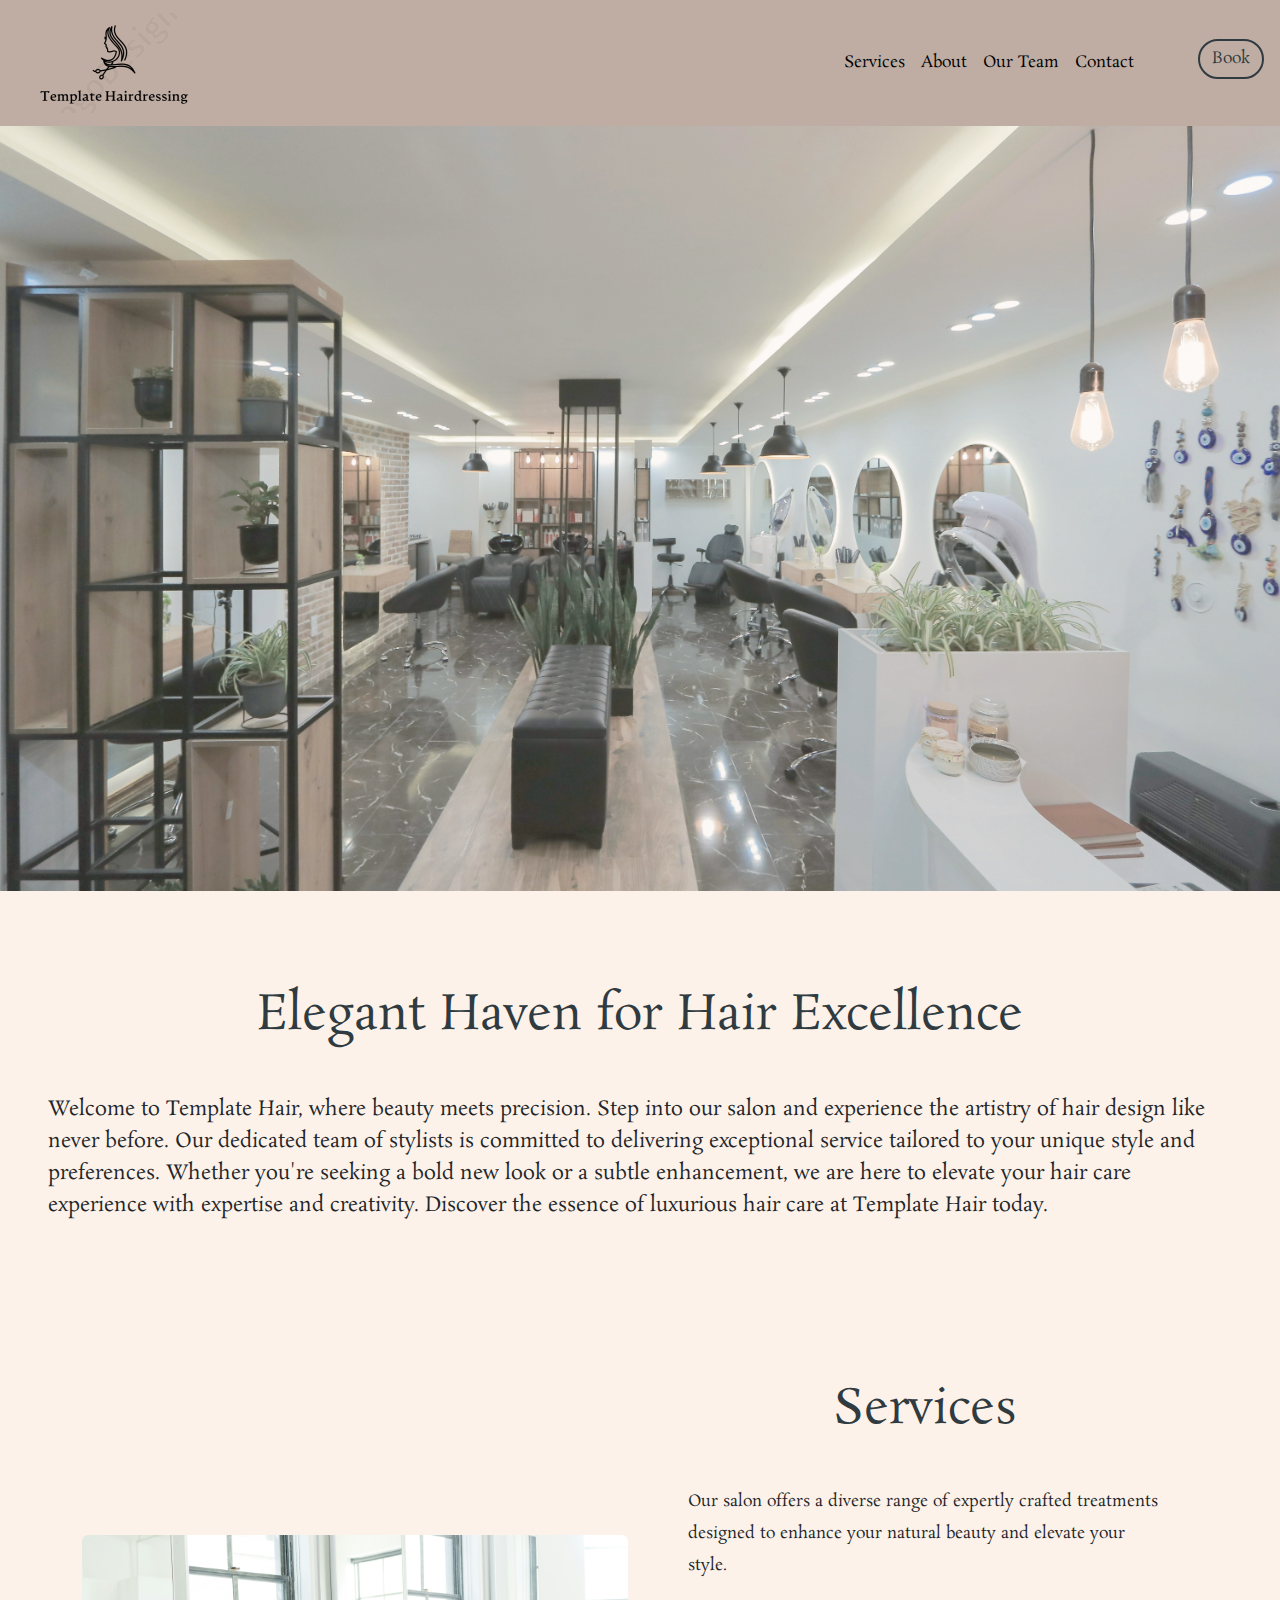
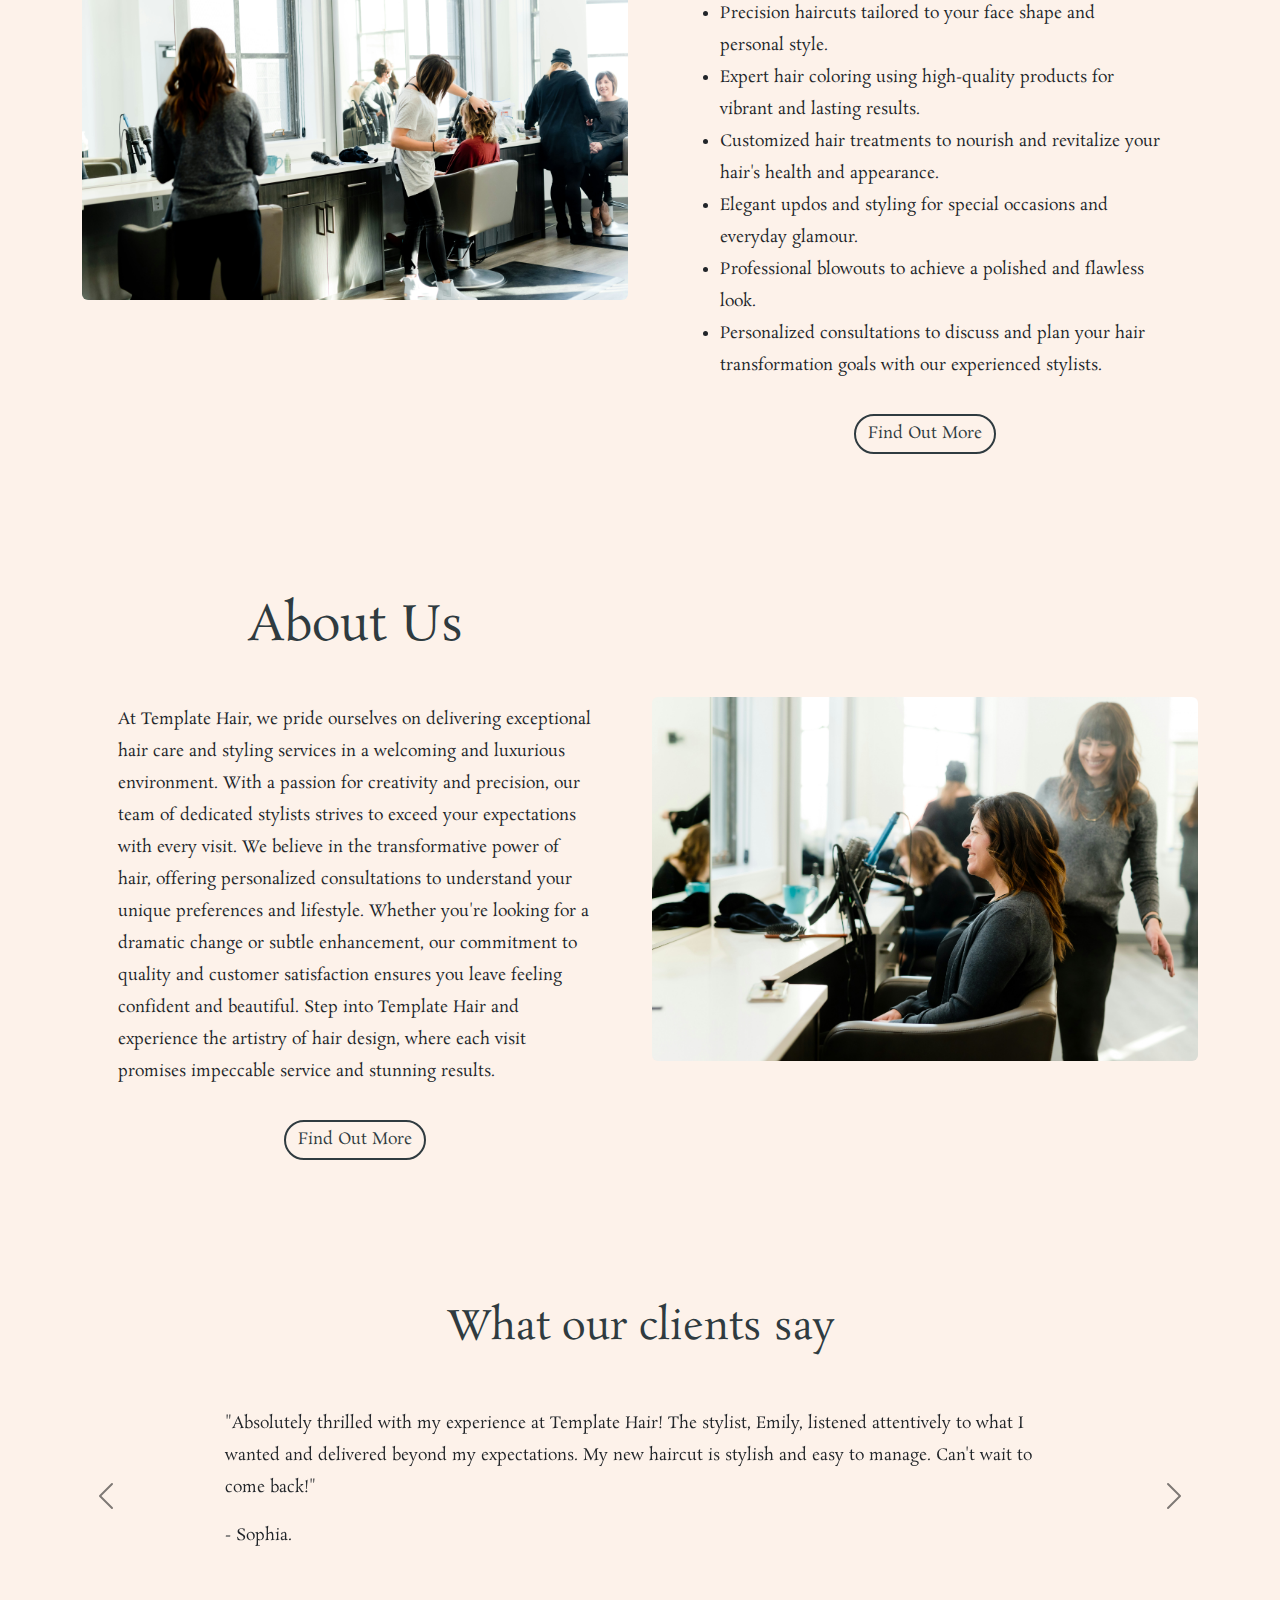
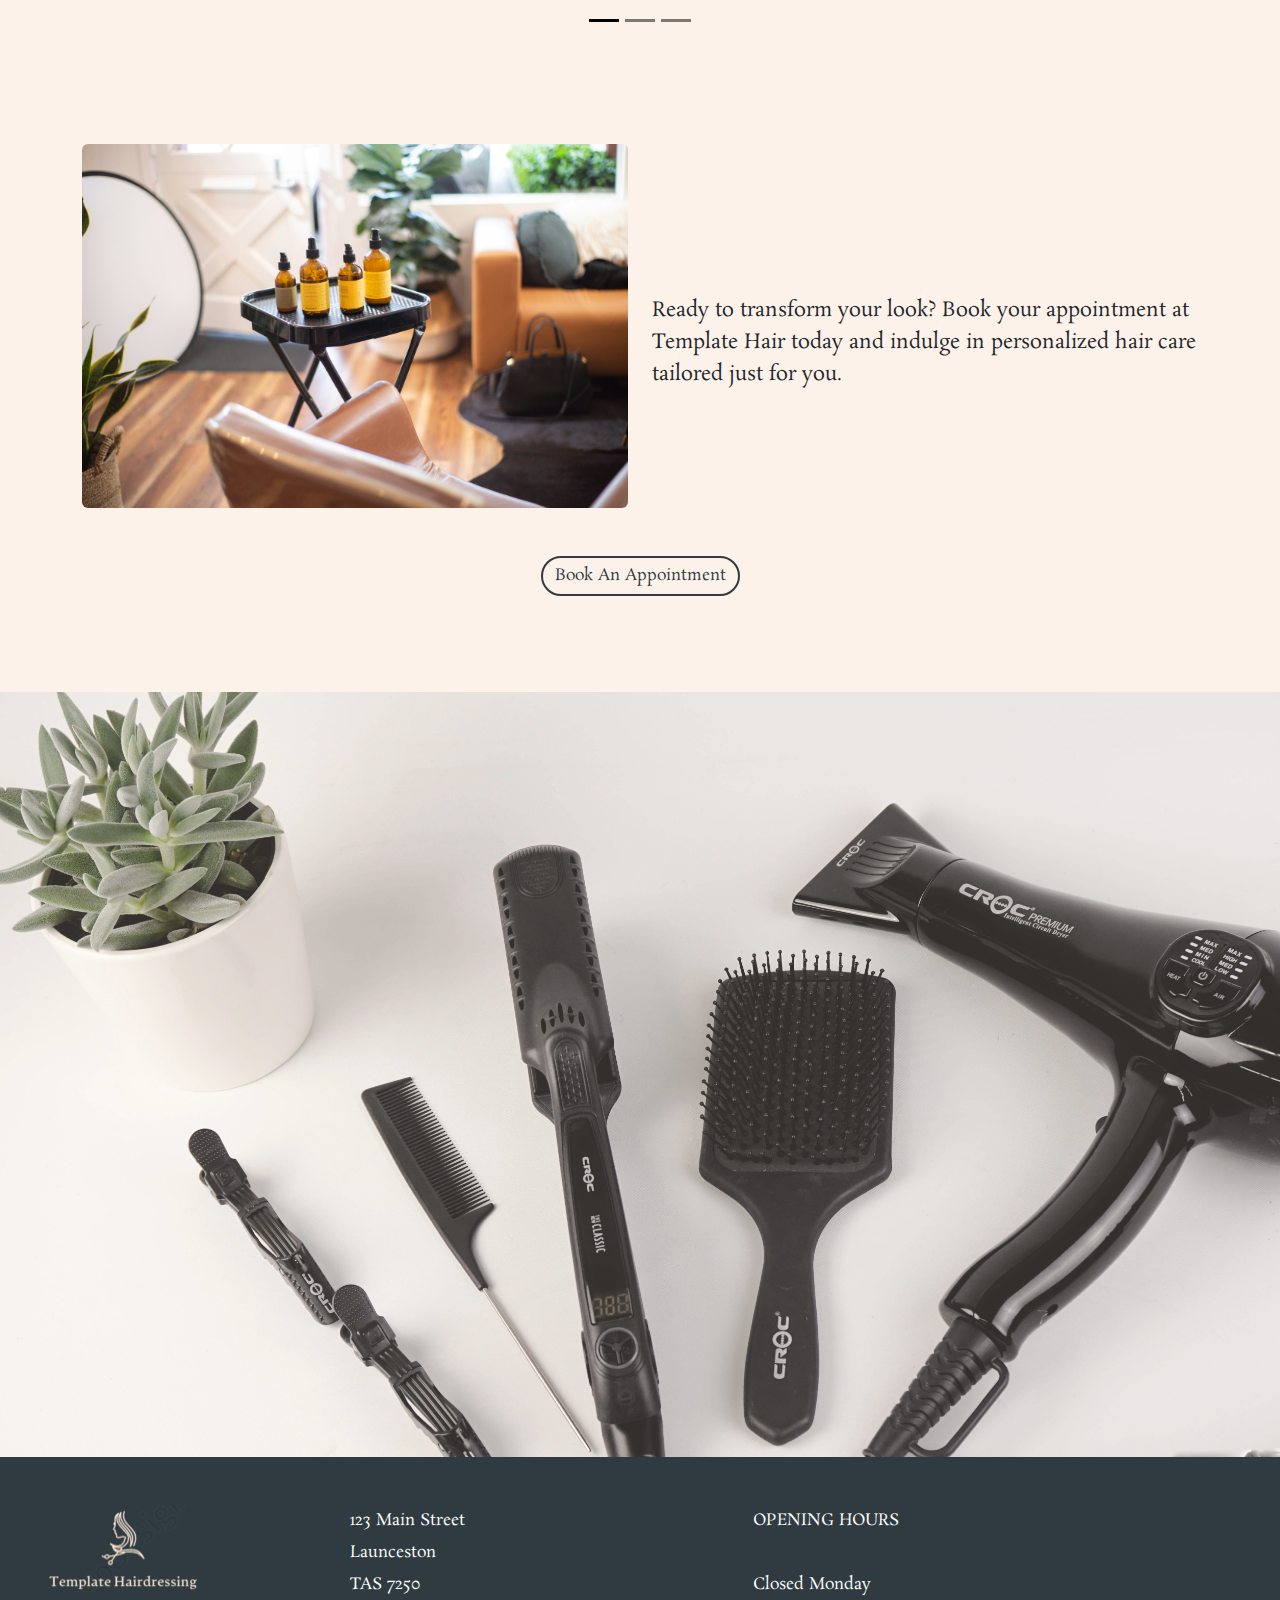
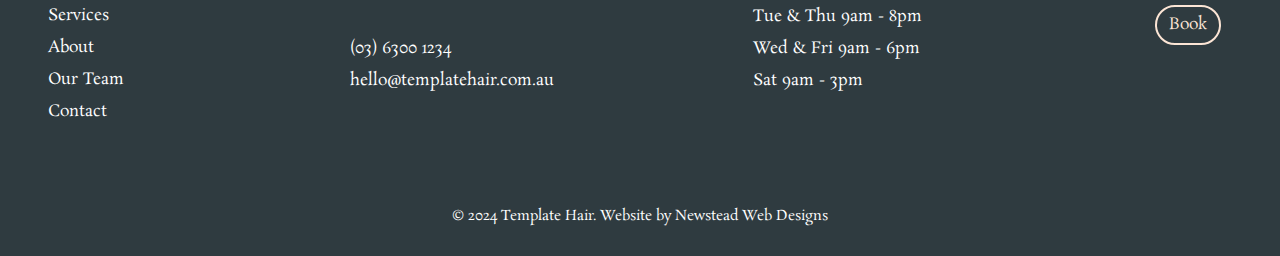
<file: index.html>
<!DOCTYPE html>
<html lang="en">

<head>

    <!-- Required meta tags -->
    <meta charset="utf-8">
    <meta name="viewport" content="width=device-width, initial-scale=1">

    <!-- Website icon -->
    <link rel="icon" href="resources/images/icon.png" type="image/x-icon">

    <!-- Preloads -->
    <link rel="preload" href="resources/images/benyamin-bohlouli-LZLdLR7vuHg-unsplash.jpg" as="image">
    <link rel="preload" href="resources/styles.css" as="style">

    <!-- Preconnect to Google Fonts -->
    <link rel="preconnect" href="https://fonts.googleapis.com">
    <link rel="preconnect" href="https://fonts.gstatic.com" crossorigin>

    <!-- Link Google Fonts -->
    <link href="https://fonts.googleapis.com/css2?family=Rosarivo&display=swap" rel="stylesheet">

    <!-- Font Awesome for icons -->
    <link rel="stylesheet" href="https://use.fontawesome.com/releases/v5.15.4/css/all.css"
        integrity="sha384-DyZ88mC6Up2uqS4h/KRgHuoeGwBcD4Ng9SiP4dIRy0EXTlnuz47vAwmeGwVChigm" crossorigin="anonymous">

    <!-- Bootstrap CSS -->
    <link href="https://cdn.jsdelivr.net/npm/bootstrap@5.3.3/dist/css/bootstrap.min.css" rel="stylesheet"
        integrity="sha384-QWTKZyjpPEjISv5WaRU9OFeRpok6YctnYmDr5pNlyT2bRjXh0JMhjY6hW+ALEwIH" crossorigin="anonymous">

    <!-- Custom CSS -->
    <link rel="stylesheet" href="resources/styles.css">

    <title>Template Hair</title>

</head>

<body class="home-page">
    <!-- Header -->
    <header>

        <!-- Navbar -->
        <nav class="navbar navbar-expand-md w-100">
            <div class="container-fluid">

                <!-- Brand Logo -->
                <a class="navbar-brand" href="index.html">
                    <img src="resources/images/logo.png" alt="Template Hair Logo" width="200" height="100"
                        class="d-inline-block">
                </a>

                <!-- Navbar Toggler Button for Small Screens -->
                <button class="navbar-toggler" type="button" data-bs-toggle="collapse" data-bs-target="#navbarNav"
                    aria-controls="navbarNav" aria-expanded="false" aria-label="Toggle navigation">
                    <span class="navbar-toggler-icon"></span>
                </button>

                <!-- Navbar links -->
                <div class="collapse navbar-collapse justify-content-md-end" id="navbarNav">
                    <ul class="navbar-nav text-center py-md-0 py-5">
                        <!-- Services link -->
                        <li class="nav-item">
                            <a class="nav-link rounded-pill services-page" href="services.html">Services</a>
                        </li>
                        <!-- About link -->
                        <li class="nav-item">
                            <a class="nav-link rounded-pill about-page" href="about.html">About</a>
                        </li>
                        <!-- Our Team link -->
                        <li class="nav-item">
                            <a class="nav-link rounded-pill our-team-page" href="our-team.html">Our Team</a>
                        </li>
                        <!-- Contact link -->
                        <li class="nav-item">
                            <a class="nav-link rounded-pill contact-page" href="contact.html">Contact</a>
                        </li>
                        <!-- Social Media Icons -->
                        <li class="nav-item d-flex justify-content-center ms-2">
                            <!-- Facebook Link -->
                            <a class="nav-link rounded-pill d-inline" href="https://facebook.com" target="_blank"
                                aria-label="Facebook">
                                <i class="fab fa-facebook-f px-md-0 px-2"></i>
                            </a>
                            <!-- Instagram Link -->
                            <a class="nav-link rounded-pill d-inline" href="https://instagram.com" target="_blank"
                                aria-label="Instagram">
                                <i class="fab fa-instagram px-md-0 px-2"></i>
                            </a>
                        </li>
                        <!-- Bookings button -->
                        <li class="nav-item">
                            <a class="btn rounded-pill ms-md-3 me-md-1 mx-0 my-md-0 my-5" role="button"
                                href="#">Book</a>
                        </li>
                    </ul>
                </div>
            </div>
        </nav>

    </header>


    <!-- Main Content -->
    <main>

        <!-- Jumbotron Section -->
        <section class="container-fluid py-5 jumbotron"
            style="background-image: url('resources/images/benyamin-bohlouli-LZLdLR7vuHg-unsplash.jpg');" ,
            alt="Template Hair Salon">
        </section>

        <!-- Introduction Section -->
        <section class="container-fluid py-5 introduction">
            <div class="row align-items-center">
                <!-- Introduction Content Container -->
                <div class="col d-flex flex-column align-items-center p-5">
                    <h2 class="display-5 mb-5">Elegant Haven for Hair Excellence</h2>
                    <!-- Introduction Paragraph -->
                    <p class="lead">Welcome to Template Hair, where beauty meets precision.
                        Step into our salon and experience the artistry of hair design like never before.
                        Our dedicated team of stylists is committed to delivering exceptional service
                        tailored to your unique style and preferences. Whether you're seeking a bold new
                        look or a subtle enhancement, we are here to elevate your hair care experience with
                        expertise and creativity. Discover the essence of luxurious hair care at Template Hair
                        today.</p>
                </div>
            </div>
        </section>

        <!-- Services Section -->
        <section class="container services">
            <div class="row align-items-center">
                <!-- Left Column with Image -->
                <div class="col-lg-6">
                    <!-- Image -->
                    <img class="img-fluid rounded" src="resources/images/adam-winger-3nBzt3Jdeh4-unsplash.jpg"
                        alt="Three hairdressers in Template Hair salon">
                </div>
                <!-- Right Column with Text Content -->
                <div class="col-lg-6 d-flex flex-column align-items-center p-5">
                    <!-- Section Heading -->
                    <h2 class="display-5 mb-5">Services</h2>
                    <!-- Services Description -->
                    <p>Our salon offers a diverse range of expertly crafted treatments designed to
                        enhance your natural beauty and elevate your style.</p>
                    <!-- List of Services -->
                    <ul>
                        <li>Precision haircuts tailored to your face shape and personal style.</li>
                        <li>Expert hair coloring using high-quality products for vibrant and lasting results.</li>
                        <li>Customized hair treatments to nourish and revitalize your hair's health and appearance.</li>
                        <li>Elegant updos and styling for special occasions and everyday glamour.</li>
                        <li>Professional blowouts to achieve a polished and flawless look.</li>
                        <li>Personalized consultations to discuss and plan your hair transformation goals with our
                            experienced stylists.</li>
                    </ul>
                    <!-- Find Out More Button -->
                    <a class="btn rounded-pill mt-3" href="services.html" role="button">Find Out More</a>
                </div>
            </div>
        </section>


        <!-- About Us Section -->
        <section class="container my-5 about">
            <div class="row align-items-center">
                <!-- Left Column with Text Content -->
                <div class="col-lg-6 d-flex flex-column align-items-center p-5">
                    <!-- Section Heading -->
                    <h2 class="display-5 mb-5">About Us</h2>
                    <!-- About Us Description -->
                    <p>At Template Hair, we pride ourselves on delivering exceptional hair care and
                        styling services in a welcoming and luxurious environment. With a passion
                        for creativity and precision, our team of dedicated stylists strives to
                        exceed your expectations with every visit. We believe in the transformative
                        power of hair, offering personalized consultations to understand your unique
                        preferences and lifestyle. Whether you're looking for a dramatic change or
                        subtle enhancement, our commitment to quality and customer satisfaction
                        ensures you leave feeling confident and beautiful. Step into Template Hair
                        and experience the artistry of hair design, where each visit promises
                        impeccable service and stunning results.</p>
                    <!-- Find Out More Button -->
                    <a class="btn rounded-pill mt-3" href="about.html" role="button">Find Out More</a>
                </div>
                <!-- Right Column with Image -->
                <div class="col-lg-6">
                    <!-- Image -->
                    <img class="img-fluid rounded" src="resources/images/adam-winger-Zs72l2ET1mE-unsplash.jpg"
                        alt="Hairdresser with client in Template Hair salon">
                </div>
            </div>
        </section>

        <!-- Testimonials Section -->
        <section class="container-fluid py-5 my-5 testimonials">
            <h1 class="text-center">What our clients say</h1>

            <!-- Carousel for Testimonials -->
            <div id="carouselTestimonials" class="carousel carousel-dark slide" data-bs-ride="carousel">
                <div class="carousel-inner">
                    <!-- First Testimonial -->
                    <div class="carousel-item active">
                        <div class="row justify-content-center mt-5">
                            <div class="col-lg-8">
                                <p>"Absolutely thrilled with my experience at Template Hair!
                                    The stylist, Emily, listened attentively to what I wanted and
                                    delivered beyond my expectations. My new haircut is stylish
                                    and easy to manage. Can't wait to come back!"</p>
                                <span>- Sophia.</span>
                            </div>
                        </div>
                    </div>

                    <!-- Second Testimonial -->
                    <div class="carousel-item">
                        <div class="row justify-content-center mt-5">
                            <div class="col-lg-8">
                                <p>"Template Hair is top-notch! The stylist, Jessica, was
                                    knowledgeable and gave me great advice on how to care for my hair.
                                    The blowout lasted for days, and I received so many compliments.
                                    Definitely coming back for more!" </p>
                                <span>- Ethan.</span>
                            </div>
                        </div>
                    </div>

                    <!-- Third Testimonial -->
                    <div class="carousel-item">
                        <div class="row justify-content-center mt-5">
                            <div class="col-lg-8">
                                <p>"I've finally found my go-to salon! Template Hair exceeded my expectations
                                    with their exceptional service and attention to detail. The treatment
                                    left my hair feeling rejuvenated and looking healthier than ever. Already
                                    booked my next appointment!" </p>
                                <span>- Olivia.</span>
                            </div>
                        </div>
                    </div>
                </div>

                <!-- Carousel Navigation Controls -->
                <button class="carousel-control-prev" type="button" data-bs-target="#carouselTestimonials"
                    data-bs-slide="prev">
                    <span class="carousel-control-prev-icon" aria-hidden="true"></span>
                    <span class="visually-hidden">Previous</span>
                </button>
                <button class="carousel-control-next" type="button" data-bs-target="#carouselTestimonials"
                    data-bs-slide="next">
                    <span class="carousel-control-next-icon" aria-hidden="true"></span>
                    <span class="visually-hidden">Next</span>
                </button>

                <!-- Carousel Indicators -->
                <div class="carousel-indicators position-relative mt-4">
                    <button type="button" data-bs-target="#carouselTestimonials" data-bs-slide-to="0" class="active"
                        aria-current="true" aria-label="Slide 1"></button>
                    <button type="button" data-bs-target="#carouselTestimonials" data-bs-slide-to="1"
                        aria-label="Slide 2"></button>
                    <button type="button" data-bs-target="#carouselTestimonials" data-bs-slide-to="2"
                        aria-label="Slide 3"></button>
                </div>
            </div>
        </section>

        <!-- Appointment Section -->
        <section class="container appointment">
            <div class="row align-items-center">
                <!-- Left Column with Image -->
                <div class="col-lg-6 d-flex flex-column align-items-center">
                    <!-- Image -->
                    <img class="img-fluid rounded" src="resources/images/giorgio-trovato-_nbT6mN5bjk-unsplash.jpg"
                        alt="Relaxing waiting area">
                </div>
                <!-- Right Column with Appointment Description -->
                <div class="col-lg-6 d-flex flex-column align-items-center mt-5">
                    <p class="lead">Ready to transform your look? Book your appointment at Template
                        Hair today and indulge in personalized hair care tailored just
                        for you.</p>
                </div>
            </div>
        </section>


        <!-- Booking Section -->
        <section class="container py-5">
            <div class="row">
                <div class="col d-flex flex-column align-items-center">
                    <!-- Book Button -->
                    <a class="btn rounded-pill" href="#" role="button">Book An Appointment</a>
                </div>
            </div>
        </section>


        <!-- Image Above Footer Section -->
        <section class="container-fluid py-5 mt-5 image-above-footer"
            style="background-image: url('resources/images/shari-sirotnak-oM5YoMhTf8E-unsplash.jpg');"
            alt="Hairdressing tools">
        </section>


    </main>

    <!-- Footer -->
    <footer>
        <section class="container-fluid px-5">
            <div class="row">

                <!-- Logo and Links -->
                <div
                    class="col-lg-3 col-md-4 d-flex justify-content-md-start justify-content-center text-md-start text-center py-5">
                    <ul class="list-unstyled">
                        <!-- Brand Logo -->
                        <li class="mb-2"><a href="index.html">
                            <img src="resources/images/logo-dark.png" alt="Template Hair Logo" width="150" height="87.5">
                        </a></li>
                        <!-- Links for navigation -->
                        <li><a class="rounded-pill services-page" href="services.html">Services</a></li>
                        <li><a class="rounded-pill about-page" href="about.html">About</a></li>
                        <li><a class="rounded-pill our-team-page" href="our-team.html">Our Team</a></li>
                        <li><a class="rounded-pill contact-page" href="contact.html">Contact</a></li>
                    </ul>
                </div>

                <!-- Contact Information -->
                <div
                    class="col-md-4 d-flex justify-content-md-start justify-content-center text-md-start text-center py-5">
                    <ul class="list-unstyled m-0 p-0">
                        <!-- Address details -->
                        <li>123 Main Street</li>
                        <li>Launceston</li>
                        <li>TAS 7250</li>
                        <br>
                        <!-- Phone number and email -->
                        <li>(03) 6300 1234</li>
                        <li>hello@templatehair.com.au</li>
                        <!-- Social Media Icons -->
                        <div>
                            <a class="rounded-pill me-1" href="https://facebook.com" target="_blank"
                                aria-label="Facebook">
                                <i class="fab fa-facebook-f"></i>
                            </a>
                            <a class="rounded-pill" href="https://instagram.com" target="_blank" aria-label="Instagram">
                                <i class="fab fa-instagram"></i>
                            </a>
                        </div>
                    </ul>
                </div>

                <!-- Opening Hours Section -->
                <div
                    class="col-md-4 d-flex justify-content-md-start justify-content-center text-md-start text-center py-5">
                    <ul class="list-unstyled m-0 p-0">
                        <li class="text-uppercase">Opening Hours</li>
                        <br>
                        <li>Closed Monday</li>
                        <li>Tue &amp; Thu 9am - 8pm</li>
                        <li>Wed &amp; Fri 9am - 6pm</li>
                        <li>Sat 9am - 3pm</li>
                    </ul>
                </div>

                <!-- Booking Button Section -->
                <div class="col-lg-1 py-5 d-flex justify-content-lg-start justify-content-center align-items-center">
                    <a class="btn rounded-pill" role="button" href="#">Book</a>
                </div>
            </div>
        </section>

        <!-- Copyright Information Section -->
        <section class="text-center small p-2">
            <p>&copy; 2024 Template Hair. Website by <a href="http://www.newsteadwebdesigns.com.au"
                    target="_blank">Newstead Web Designs</a></p>
        </section>
    </footer>


    <!-- JavaScript; Bootstrap Bundle with Popper -->
    <script src="https://cdn.jsdelivr.net/npm/bootstrap@5.3.3/dist/js/bootstrap.bundle.min.js"
        integrity="sha384-YvpcrYf0tY3lHB60NNkmXc5s9fDVZLESaAA55NDzOxhy9GkcIdslK1eN7N6jIeHz"
        crossorigin="anonymous"></script>

    <!-- Custom JavaScript -->
    <script>
        // Function to close navbar when link is clicked
        function closeNavbar() {
            var navToggler = document.querySelector('.navbar-toggler');
            var navCollapse = document.querySelector('.navbar-collapse');
            var icon = navToggler.querySelector('span');

            if (navCollapse.classList.contains('show')) {
                navCollapse.classList.remove('show');
                // Change the toggle icon back to the default state
                if (icon.classList.contains('fa-times')) {
                    icon.classList.remove('fa-times');
                    icon.classList.add('navbar-toggler-icon');
                }
            }
        }

        // Toggle navbar icon between default and 'X' icon
        var navbarToggler = document.querySelector('.navbar-toggler');

        navbarToggler.addEventListener('click', function () {
            var icon = navbarToggler.querySelector('span');
            if (icon.classList.contains('navbar-toggler-icon')) {
                icon.classList.remove('navbar-toggler-icon');
                icon.classList.add('fa', 'fa-times');
            } else {
                icon.classList.remove('fa', 'fa-times');
                icon.classList.add('navbar-toggler-icon');
            }
        });
    </script>

</body>

</html>
</file>
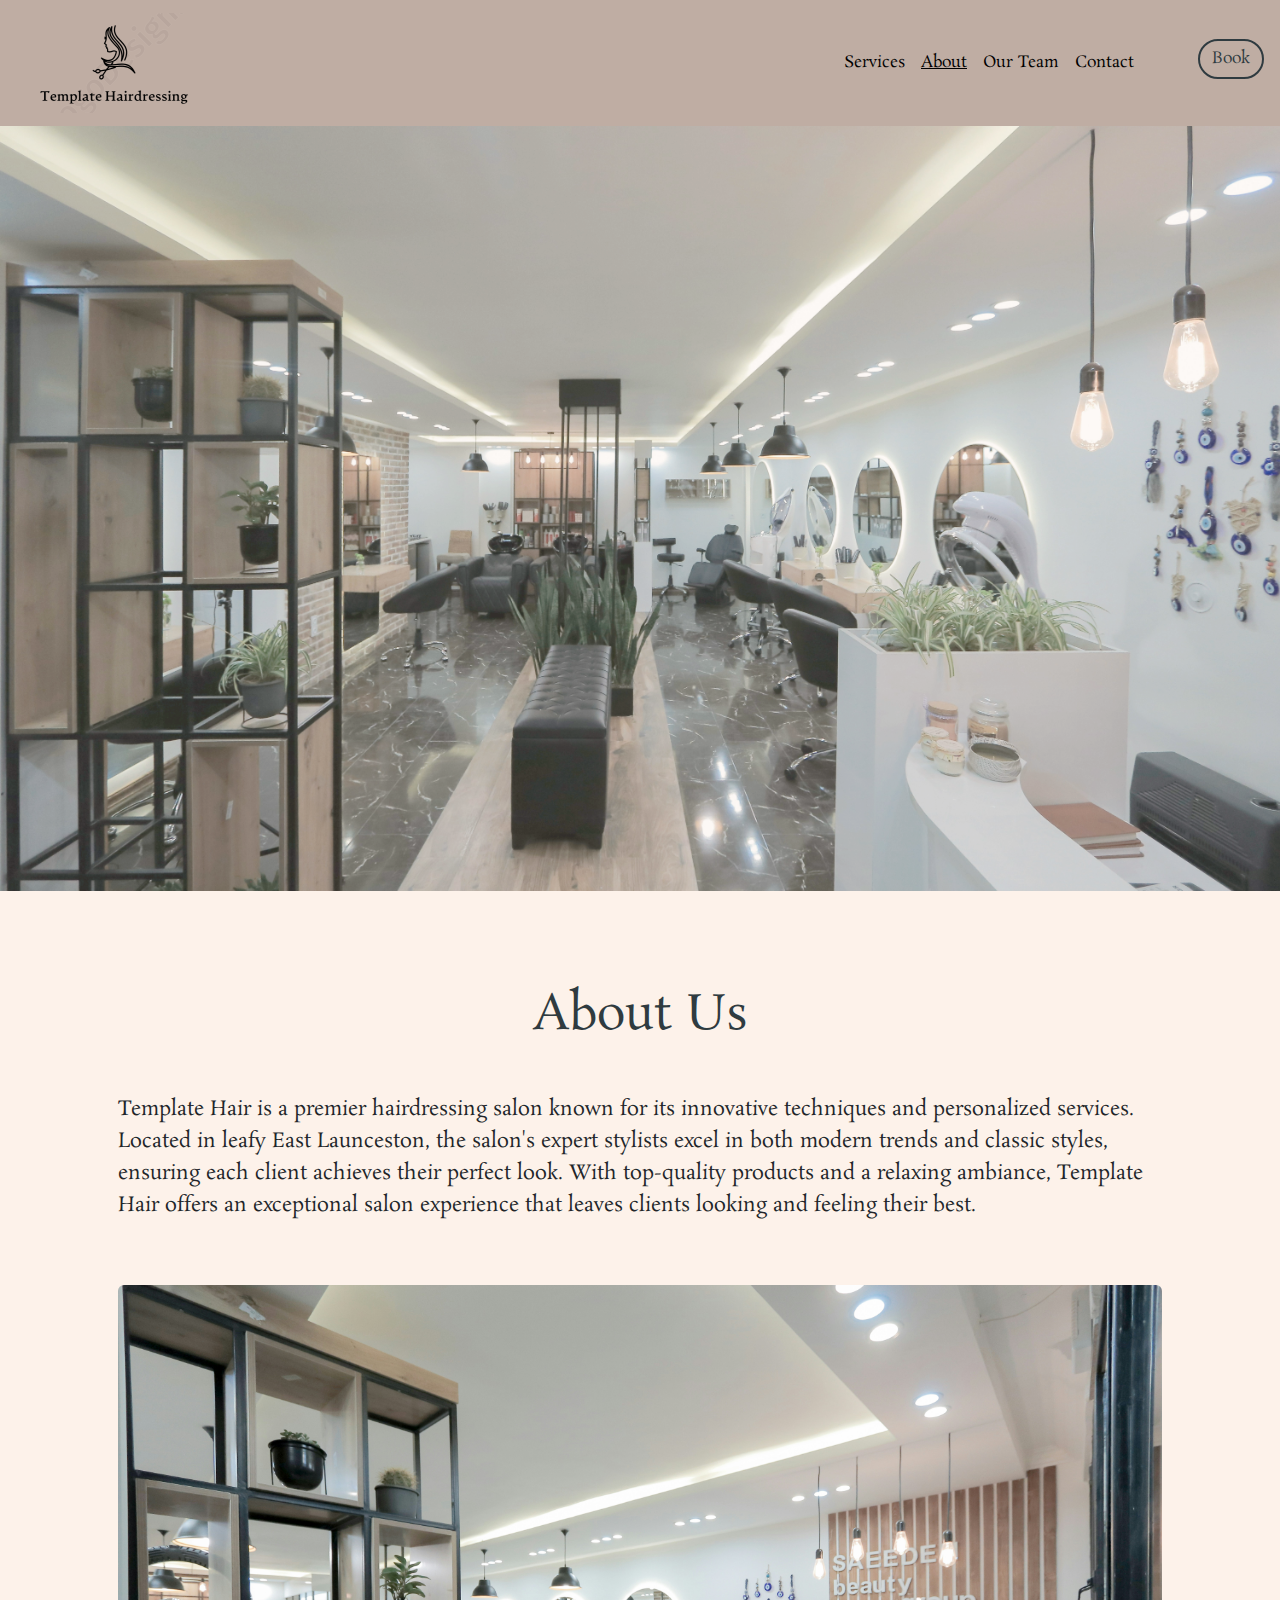
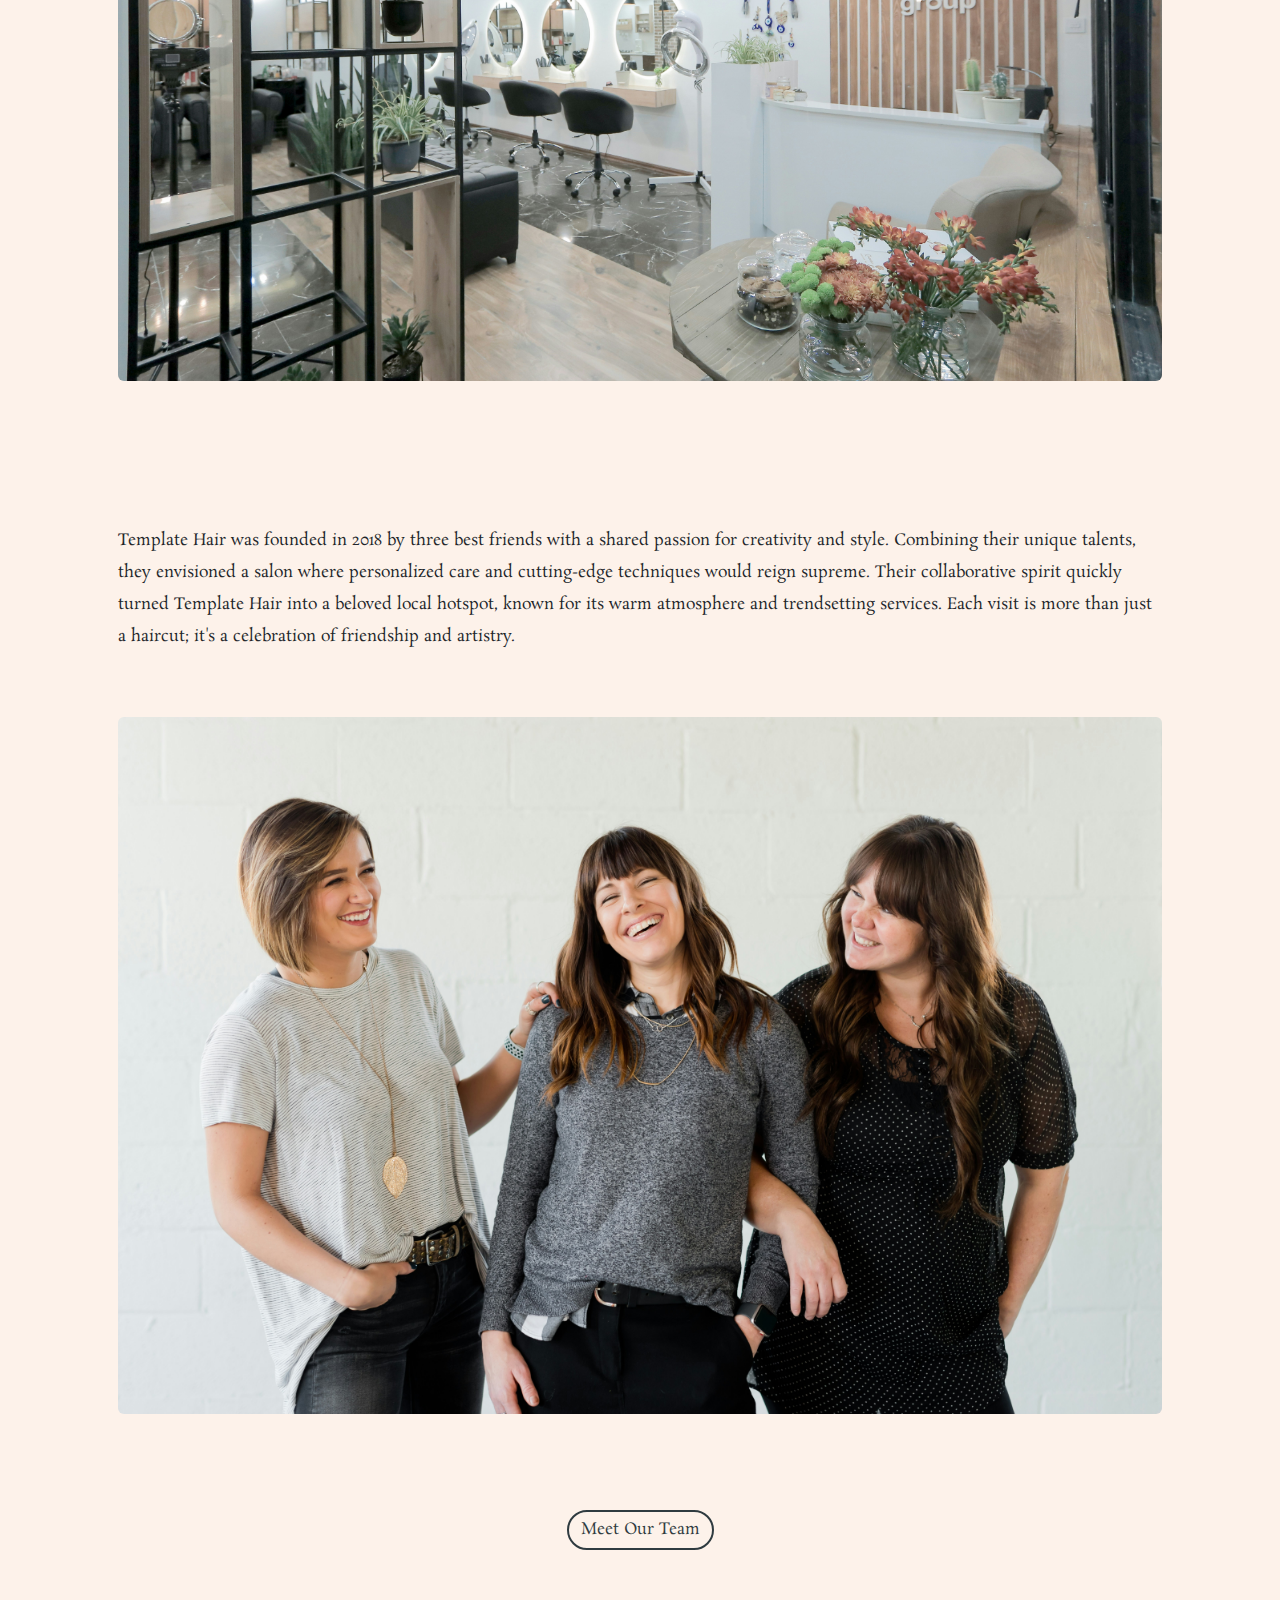
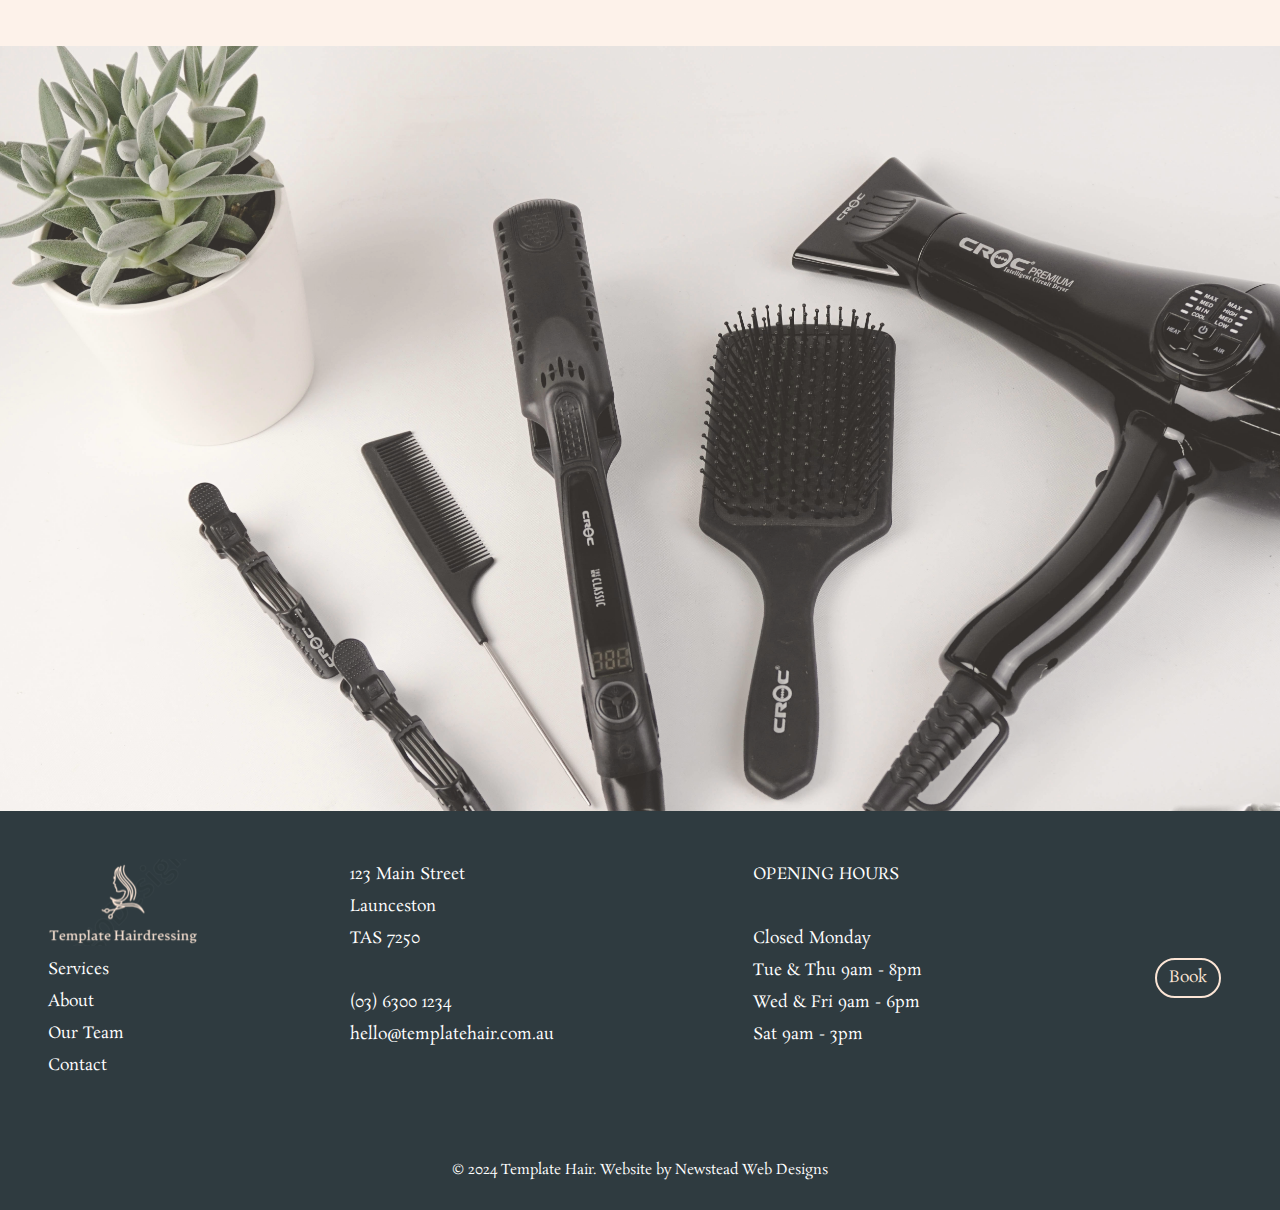
<file: about.html>
<!DOCTYPE html>
<html lang="en">

<head>

    <!-- Required meta tags -->
    <meta charset="utf-8">
    <meta name="viewport" content="width=device-width, initial-scale=1">

    <!-- Website icon -->
    <link rel="icon" href="resources/images/icon.png" type="image/x-icon">

    <!-- Preloads -->
    <link rel="preload" href="resources/images/benyamin-bohlouli-LZLdLR7vuHg-unsplash.jpg" as="image">
    <link rel="preload" href="resources/styles.css" as="style">

    <!-- Preconnect to Google Fonts -->
    <link rel="preconnect" href="https://fonts.googleapis.com">
    <link rel="preconnect" href="https://fonts.gstatic.com" crossorigin>

    <!-- Link Google Fonts -->
    <link href="https://fonts.googleapis.com/css2?family=Rosarivo&display=swap" rel="stylesheet">

    <!-- Font Awesome for icons -->
    <link rel="stylesheet" href="https://use.fontawesome.com/releases/v5.15.4/css/all.css"
        integrity="sha384-DyZ88mC6Up2uqS4h/KRgHuoeGwBcD4Ng9SiP4dIRy0EXTlnuz47vAwmeGwVChigm" crossorigin="anonymous">

    <!-- Bootstrap CSS -->
    <link href="https://cdn.jsdelivr.net/npm/bootstrap@5.3.3/dist/css/bootstrap.min.css" rel="stylesheet"
        integrity="sha384-QWTKZyjpPEjISv5WaRU9OFeRpok6YctnYmDr5pNlyT2bRjXh0JMhjY6hW+ALEwIH" crossorigin="anonymous">

    <!-- Custom CSS -->
    <link rel="stylesheet" href="resources/styles.css">

    <title>Template Hair</title>

</head>

<body class="about-page">

    <!-- Header -->
    <header>

        <!-- Navbar -->
        <nav class="navbar navbar-expand-md w-100">
            <div class="container-fluid">

                <!-- Brand Logo -->
                <a class="navbar-brand" href="index.html">
                    <img src="resources/images/logo.png" alt="Template Hair Logo" width="200" height="100"
                        class="d-inline-block">
                </a>

                <!-- Navbar Toggler Button for Small Screens -->
                <button class="navbar-toggler" type="button" data-bs-toggle="collapse" data-bs-target="#navbarNav"
                    aria-controls="navbarNav" aria-expanded="false" aria-label="Toggle navigation">
                    <span class="navbar-toggler-icon"></span>
                </button>

                <!-- Navbar links -->
                <div class="collapse navbar-collapse justify-content-md-end" id="navbarNav">
                    <ul class="navbar-nav text-center py-md-0 py-5">
                        <!-- Services link -->
                        <li class="nav-item">
                            <a class="nav-link rounded-pill services-page" href="services.html">Services</a>
                        </li>
                        <!-- About link -->
                        <li class="nav-item">
                            <a class="nav-link rounded-pill about-page" href="about.html">About</a>
                        </li>
                        <!-- Our Team link -->
                        <li class="nav-item">
                            <a class="nav-link rounded-pill our-team-page" href="our-team.html">Our Team</a>
                        </li>
                        <!-- Contact link -->
                        <li class="nav-item">
                            <a class="nav-link rounded-pill contact-page" href="contact.html">Contact</a>
                        </li>
                        <!-- Social Media Icons -->
                        <li class="nav-item d-flex justify-content-center ms-2">
                            <!-- Facebook Link -->
                            <a class="nav-link rounded-pill d-inline" href="https://facebook.com" target="_blank"
                                aria-label="Facebook">
                                <i class="fab fa-facebook-f px-md-0 px-2"></i>
                            </a>
                            <!-- Instagram Link -->
                            <a class="nav-link rounded-pill d-inline" href="https://instagram.com" target="_blank"
                                aria-label="Instagram">
                                <i class="fab fa-instagram px-md-0 px-2"></i>
                            </a>
                        </li>
                        <!-- Bookings button -->
                        <li class="nav-item">
                            <a class="btn rounded-pill ms-md-3 me-md-1 mx-0 my-md-0 my-5" role="button""
                                    href=" #">Book</a>
                        </li>
                    </ul>
                </div>
            </div>
        </nav>
        </div>
    </header>
    <!-- Main Content -->
    <main>

        <!-- Jumbotron Section -->
        <section class="container-fluid py-5 jumbotron"
            style="background-image: url('resources/images/benyamin-bohlouli-LZLdLR7vuHg-unsplash.jpg');" ,
            alt="Template Hair Salon">
        </section>

        <!-- About Us Section -->
        <section class="container p-5">
            <div class="row align-items-center">

                <!-- Section Heading -->
                <h2 class="display-5 text-center my-5">About Us</h2>

                <!-- Content Wrapper -->
                <div class="d-flex flex-column align-items-center">
                    <!-- Introduction Paragraph -->
                    <p class="lead">
                        Template Hair is a premier hairdressing salon known for its
                        innovative techniques and personalized services. Located in leafy
                        East Launceston, the salon's expert stylists excel in both modern
                        trends and classic styles, ensuring each client achieves their
                        perfect look. With top-quality products and a relaxing ambiance,
                        Template Hair offers an exceptional salon experience that leaves
                        clients looking and feeling their best.
                    </p>

                    <!-- Image -->
                    <img class="img-fluid rounded my-5"
                        src="resources/images/benyamin-bohlouli-dDhWJLXEZ5I-unsplash.jpg" alt="Salon reception">
                </div>
            </div>
        </section>

        <!-- Story section -->
        <section class="container p-5">
            <div class="row align-items-center">
                <div class="d-flex flex-column align-items-center">
                    <!-- Story Text -->
                    <p>
                        Template Hair was founded in 2018 by three best friends
                        with a shared passion for creativity and style. Combining their
                        unique talents, they envisioned a salon where personalized
                        care and cutting-edge techniques would reign supreme. Their
                        collaborative spirit quickly turned Template Hair into a beloved
                        local hotspot, known for its warm atmosphere and trendsetting
                        services. Each visit is more than just a haircut; it's a
                        celebration of friendship and artistry.
                    </p>

                    <!-- Image -->
                    <img class="img-fluid rounded mt-5" src="resources/images/adam-winger-Xt4g9VbMljE-unsplash.jpg"
                        alt="Salon interior">
                </div>
            </div>
        </section>


        <!-- Meet Our Team Button Section -->
        <section class="container py-5">
            <div class="row">
                <div class="col d-flex flex-column align-items-center">
                    <!-- Meet Our Team Button-->
                    <a class="btn rounded-pill" href="our-team.html" role="button">Meet Our Team</a>
                </div>
            </div>
        </section>



        <!-- Image Above Footer Section -->
        <section class="container-fluid py-5 mt-5 image-above-footer"
            style="background-image: url('resources/images/shari-sirotnak-oM5YoMhTf8E-unsplash.jpg');"
            alt="Hairdressing tools">
        </section>


    </main>

    <!-- Footer -->
    <footer>
        <section class="container-fluid px-5">
            <div class="row">

                <!-- Logo and Links -->
                <div
                    class="col-lg-3 col-md-4 d-flex justify-content-md-start justify-content-center text-md-start text-center py-5">
                    <ul class="list-unstyled">
                        <!-- Brand Logo -->
                        <li class="mb-2"><a href="index.html">
                                <img src="resources/images/logo-dark.png" alt="Template Hair Logo" width="150"
                                    height="87.5">
                            </a></li>
                        <!-- Links for navigation -->
                        <li><a class="rounded-pill services-page" href="services.html">Services</a></li>
                        <li><a class="rounded-pill about-page" href="about.html">About</a></li>
                        <li><a class="rounded-pill our-team-page" href="our-team.html">Our Team</a></li>
                        <li><a class="rounded-pill contact-page" href="contact.html">Contact</a></li>
                    </ul>
                </div>

                <!-- Contact Information -->
                <div
                    class="col-md-4 d-flex justify-content-md-start justify-content-center text-md-start text-center py-5">
                    <ul class="list-unstyled m-0 p-0">
                        <!-- Address details -->
                        <li>123 Main Street</li>
                        <li>Launceston</li>
                        <li>TAS 7250</li>
                        <br>
                        <!-- Phone number and email -->
                        <li>(03) 6300 1234</li>
                        <li>hello@templatehair.com.au</li>
                        <!-- Social Media Icons -->
                        <div>
                            <a class="rounded-pill me-1" href="https://facebook.com" target="_blank"
                                aria-label="Facebook">
                                <i class="fab fa-facebook-f"></i>
                            </a>
                            <a class="rounded-pill" href="https://instagram.com" target="_blank" aria-label="Instagram">
                                <i class="fab fa-instagram"></i>
                            </a>
                        </div>
                    </ul>
                </div>

                <!-- Opening Hours Section -->
                <div
                    class="col-md-4 d-flex justify-content-md-start justify-content-center text-md-start text-center py-5">
                    <ul class="list-unstyled m-0 p-0">
                        <li class="text-uppercase">Opening Hours</li>
                        <br>
                        <li>Closed Monday</li>
                        <li>Tue &amp; Thu 9am - 8pm</li>
                        <li>Wed &amp; Fri 9am - 6pm</li>
                        <li>Sat 9am - 3pm</li>
                    </ul>
                </div>

                <!-- Booking Button Section -->
                <div class="col-lg-1 py-5 d-flex justify-content-lg-start justify-content-center align-items-center">
                    <a class="btn rounded-pill" role="button" href="#">Book</a>
                </div>
            </div>
        </section>

        <!-- Copyright Information Section -->
        <section class="text-center small p-2">
            <p>&copy; 2024 Template Hair. Website by <a href="http://www.newsteadwebdesigns.com.au"
                    target="_blank">Newstead Web Designs</a></p>
        </section>
    </footer>


    <!-- JavaScript; Bootstrap Bundle with Popper -->
    <script src="https://cdn.jsdelivr.net/npm/bootstrap@5.3.3/dist/js/bootstrap.bundle.min.js"
        integrity="sha384-YvpcrYf0tY3lHB60NNkmXc5s9fDVZLESaAA55NDzOxhy9GkcIdslK1eN7N6jIeHz"
        crossorigin="anonymous"></script>

    <!-- Custom JavaScript -->
    <script>
        // Function to close navbar when link is clicked
        function closeNavbar() {
            var navToggler = document.querySelector('.navbar-toggler');
            var navCollapse = document.querySelector('.navbar-collapse');
            var icon = navToggler.querySelector('span');

            if (navCollapse.classList.contains('show')) {
                navCollapse.classList.remove('show');
                // Change the toggle icon back to the default state
                if (icon.classList.contains('fa-times')) {
                    icon.classList.remove('fa-times');
                    icon.classList.add('navbar-toggler-icon');
                }
            }
        }

        // Toggle navbar icon between default and 'X' icon
        var navbarToggler = document.querySelector('.navbar-toggler');

        navbarToggler.addEventListener('click', function () {
            var icon = navbarToggler.querySelector('span');
            if (icon.classList.contains('navbar-toggler-icon')) {
                icon.classList.remove('navbar-toggler-icon');
                icon.classList.add('fa', 'fa-times');
            } else {
                icon.classList.remove('fa', 'fa-times');
                icon.classList.add('navbar-toggler-icon');
            }
        });
    </script>

</body>

</html>
</file>
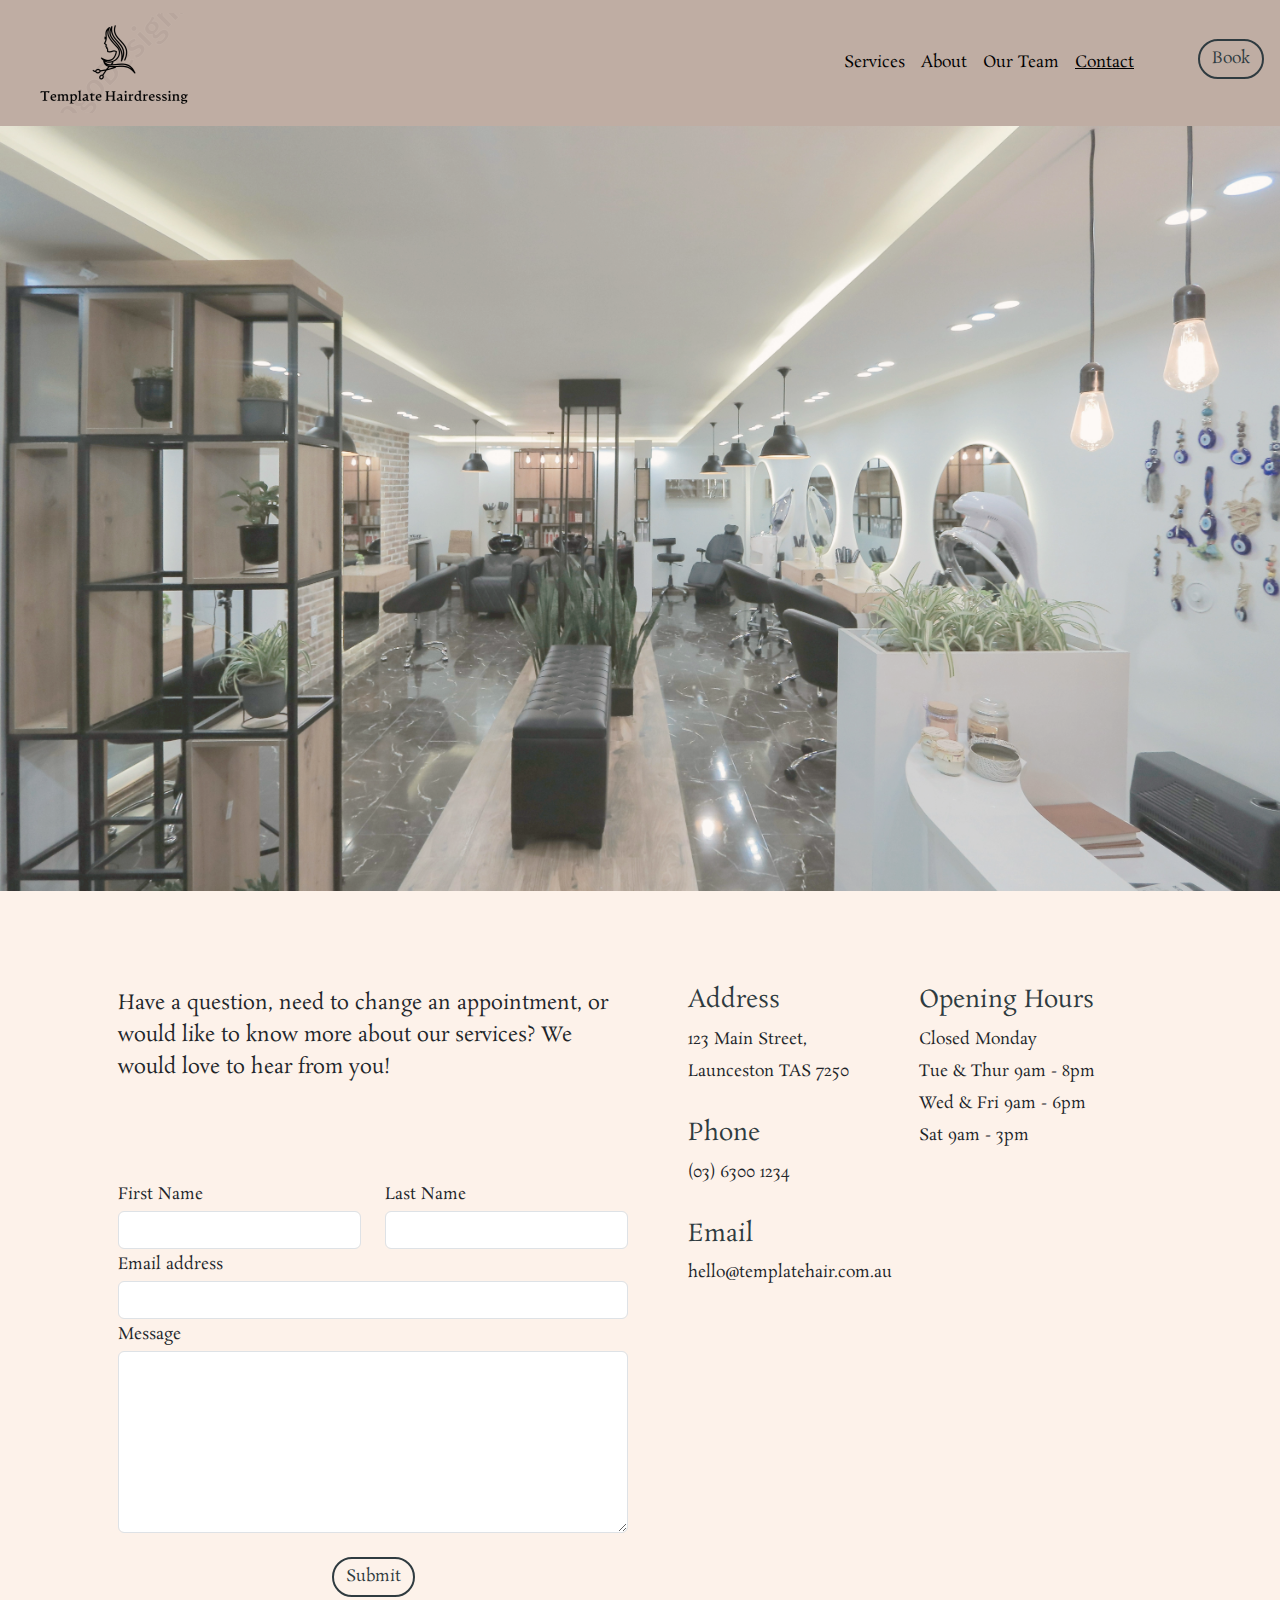
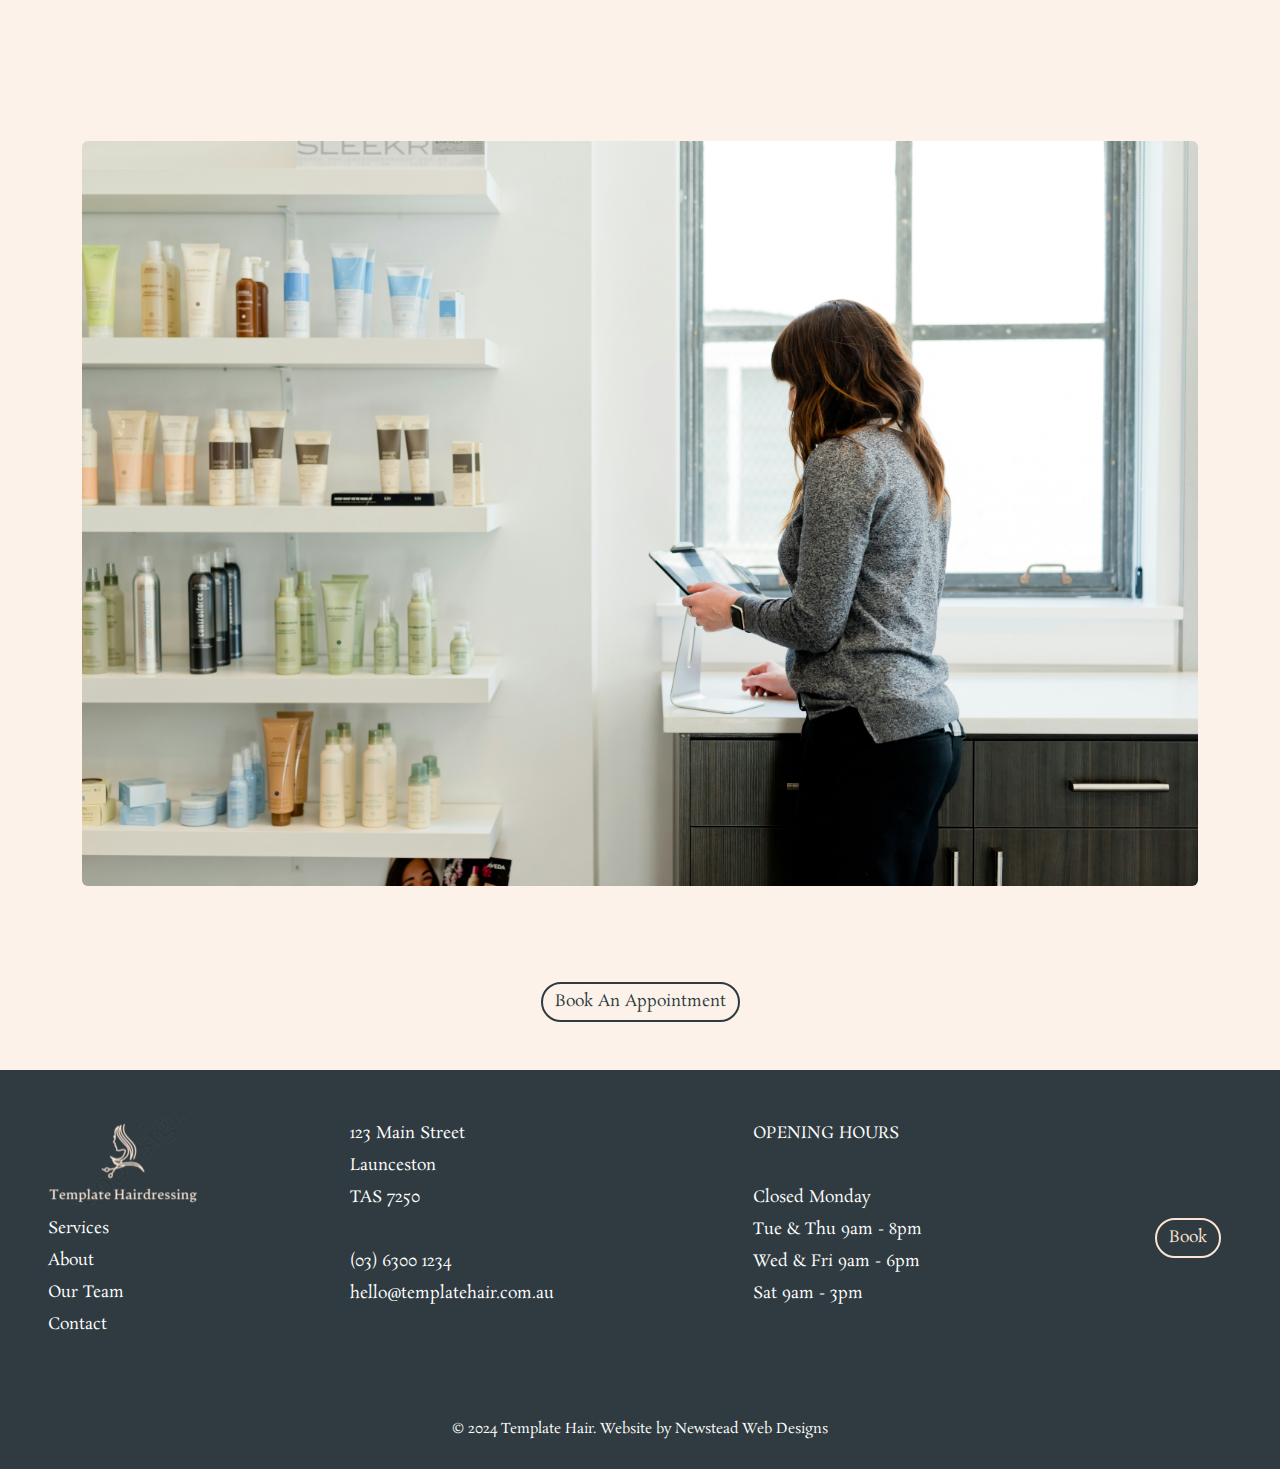
<file: contact.html>
<!DOCTYPE html>
<html lang="en">

<head>

    <!-- Required meta tags -->
    <meta charset="utf-8">
    <meta name="viewport" content="width=device-width, initial-scale=1">

    <!-- Website icon -->
    <link rel="icon" href="resources/images/icon.png" type="image/x-icon">

    <!-- Preloads -->
    <link rel="preload" href="resources/images/benyamin-bohlouli-LZLdLR7vuHg-unsplash.jpg" as="image">
    <link rel="preload" href="resources/styles.css" as="style">

    <!-- Preconnect to Google Fonts -->
    <link rel="preconnect" href="https://fonts.googleapis.com">
    <link rel="preconnect" href="https://fonts.gstatic.com" crossorigin>

    <!-- Link Google Fonts -->
    <link href="https://fonts.googleapis.com/css2?family=Rosarivo&display=swap" rel="stylesheet">

    <!-- Font Awesome for icons -->
    <link rel="stylesheet" href="https://use.fontawesome.com/releases/v5.15.4/css/all.css"
        integrity="sha384-DyZ88mC6Up2uqS4h/KRgHuoeGwBcD4Ng9SiP4dIRy0EXTlnuz47vAwmeGwVChigm" crossorigin="anonymous">

    <!-- Bootstrap CSS -->
    <link href="https://cdn.jsdelivr.net/npm/bootstrap@5.3.3/dist/css/bootstrap.min.css" rel="stylesheet"
        integrity="sha384-QWTKZyjpPEjISv5WaRU9OFeRpok6YctnYmDr5pNlyT2bRjXh0JMhjY6hW+ALEwIH" crossorigin="anonymous">

    <!-- Custom CSS -->
    <link rel="stylesheet" href="resources/styles.css">

    <title>Template Hair</title>

</head>

<body class="contact-page">

    <!-- Header -->
    <header>

        <!-- Navbar -->
        <nav class="navbar navbar-expand-md w-100">
            <div class="container-fluid">

                <!-- Brand Logo -->
                <a class="navbar-brand" href="index.html">
                    <img src="resources/images/logo.png" alt="Template Hair Logo" width="200" height="100"
                        class="d-inline-block">
                </a>

                <!-- Navbar Toggler Button for Small Screens -->
                <button class="navbar-toggler" type="button" data-bs-toggle="collapse" data-bs-target="#navbarNav"
                    aria-controls="navbarNav" aria-expanded="false" aria-label="Toggle navigation">
                    <span class="navbar-toggler-icon"></span>
                </button>

                <!-- Navbar links -->
                <div class="collapse navbar-collapse justify-content-md-end" id="navbarNav">
                    <ul class="navbar-nav text-center py-md-0 py-5">
                        <!-- Services link -->
                        <li class="nav-item">
                            <a class="nav-link rounded-pill services-page" href="services.html">Services</a>
                        </li>
                        <!-- About link -->
                        <li class="nav-item">
                            <a class="nav-link rounded-pill about-page" href="about.html">About</a>
                        </li>
                        <!-- Our Team link -->
                        <li class="nav-item">
                            <a class="nav-link rounded-pill our-team-page" href="our-team.html">Our Team</a>
                        </li>
                        <!-- Contact link -->
                        <li class="nav-item">
                            <a class="nav-link rounded-pill contact-page" href="contact.html">Contact</a>
                        </li>
                        <!-- Social Media Icons -->
                        <li class="nav-item d-flex justify-content-center ms-2">
                            <!-- Facebook Link -->
                            <a class="nav-link rounded-pill d-inline" href="https://facebook.com" target="_blank"
                                aria-label="Facebook">
                                <i class="fab fa-facebook-f px-md-0 px-2"></i>
                            </a>
                            <!-- Instagram Link -->
                            <a class="nav-link rounded-pill d-inline" href="https://instagram.com" target="_blank"
                                aria-label="Instagram">
                                <i class="fab fa-instagram px-md-0 px-2"></i>
                            </a>
                        </li>
                        <!-- Bookings button -->
                        <li class="nav-item">
                            <a class="btn rounded-pill ms-md-3 me-md-1 mx-0 my-md-0 my-5" role="button""
                                    href=" #">Book</a>
                        </li>
                    </ul>
                </div>
            </div>
        </nav>
        </div>
    </header>

    <!-- Main Content -->
    <main>

        <!-- Jumbotron Section -->
        <section class="container-fluid py-5 jumbotron"
            style="background-image: url('resources/images/benyamin-bohlouli-LZLdLR7vuHg-unsplash.jpg');" ,
            alt="Template Hair Salon">
        </section>

        <!-- Contact Section -->
        <section class="container p-5 contact">
            <div class="row">
                <div class="col-lg-6 col-md-12 py-5">
                    <p class="lead">Have a question, need to change an appointment, or would like to
                        know more about our services? We would love to hear from you!</p>
                    <br>

                    <!-- Contact Form -->
                    <form class="row mt-5" action="submit_form.php" method="POST" netlify>
                        <!-- First Name Field -->
                        <div class="form-group col-md-6">
                            <label for="FormControlFirstName">First Name</label>
                            <input type="text" class="form-control" id="FormControlFirstName" name="first_name">
                        </div>
                        <!-- Last Name Field -->
                        <div class="form-group col-md-6">
                            <label for="FormControlLastName">Last Name</label>
                            <input type="text" class="form-control" id="FormControlLastName" name="last_name">
                        </div>
                        <!-- Email Address Field -->
                        <div class="form-group col-12">
                            <label for="FormControlEmail">Email address</label>
                            <input type="email" class="form-control" id="FormControlEmail" name="email">
                        </div>
                        <!-- Additional Message Textarea -->
                        <div class="form-group col-12">
                            <label for="FormControlMessage">Message</label>
                            <textarea class="form-control" id="FormControlMessage" name="message" rows="7"></textarea>
                        </div>
                        <!-- Send Button -->
                        <div class="form-group col-12 text-center mt-4">
                            <button type="submit" class="btn rounded-pill">Submit</button>
                        </div>
                    </form>                    
                </div>

                <!-- Address, phone, and email -->
                <div class="col-lg-3 col-md-6 p-5">
                    <ul class="list-unstyled text-md-start text-center m-0 p-0">
                        <h4>Address</h4>
                        <li>123 Main Street,</li>
                        <li>Launceston TAS 7250</li>
                        <br>
                        <h4>Phone</h4>
                        <li>(03) 6300 1234</li>
                        <br>
                        <h4>Email</h4>
                        <li>hello@templatehair.com.au</li>
                    </ul>
                </div>
                <div class="col-lg-3 col-md-6 py-5">

                    <!-- Opening Hours -->
                    <ul class="list-unstyled text-md-start text-center m-0 p-0">
                        <h4>Opening Hours</h4>
                        <li>Closed Monday</li>
                        <li>Tue & Thur 9am - 8pm</li>
                        <li>Wed & Fri 9am - 6pm</li>
                        <li>Sat 9am - 3pm</li>
                    </ul>
                </div>
            </div>
        </section>

        <!-- Contact Image -->
        <section class="container py-5">
            <img class="img-fluid rounded" src="resources/images/adam-winger-iirbrh939yc-unsplash.jpg"
                alt="Hairdresser processing payment next to stand of hair products">
            </div>
        </section>

        <!-- Booking Section -->
        <section class="container py-5">
            <div class="row">
                <div class="col d-flex flex-column align-items-center">
                    <!-- Book Button -->
                    <a class="btn rounded-pill" href="#" role="button">Book An Appointment</a>
                </div>
            </div>
        </section>

          <!-- Footer -->
    <footer>
        <section class="container-fluid px-5">
            <div class="row">

                <!-- Logo and Links -->
                <div
                    class="col-lg-3 col-md-4 d-flex justify-content-md-start justify-content-center text-md-start text-center py-5">
                    <ul class="list-unstyled">
                        <!-- Brand Logo -->
                        <li class="mb-2"><a href="index.html">
                            <img src="resources/images/logo-dark.png" alt="Template Hair Logo" width="150" height="87.5">
                        </a></li>
                        <!-- Links for navigation -->
                        <li><a class="rounded-pill services-page" href="services.html">Services</a></li>
                        <li><a class="rounded-pill about-page" href="about.html">About</a></li>
                        <li><a class="rounded-pill our-team-page" href="our-team.html">Our Team</a></li>
                        <li><a class="rounded-pill contact-page" href="contact.html">Contact</a></li>
                    </ul>
                </div>

                <!-- Contact Information -->
                <div
                    class="col-md-4 d-flex justify-content-md-start justify-content-center text-md-start text-center py-5">
                    <ul class="list-unstyled m-0 p-0">
                        <!-- Address details -->
                        <li>123 Main Street</li>
                        <li>Launceston</li>
                        <li>TAS 7250</li>
                        <br>
                        <!-- Phone number and email -->
                        <li>(03) 6300 1234</li>
                        <li>hello@templatehair.com.au</li>
                        <!-- Social Media Icons -->
                        <div>
                            <a class="rounded-pill me-1" href="https://facebook.com" target="_blank"
                                aria-label="Facebook">
                                <i class="fab fa-facebook-f"></i>
                            </a>
                            <a class="rounded-pill" href="https://instagram.com" target="_blank" aria-label="Instagram">
                                <i class="fab fa-instagram"></i>
                            </a>
                        </div>
                    </ul>
                </div>

                <!-- Opening Hours Section -->
                <div
                    class="col-md-4 d-flex justify-content-md-start justify-content-center text-md-start text-center py-5">
                    <ul class="list-unstyled m-0 p-0">
                        <li class="text-uppercase">Opening Hours</li>
                        <br>
                        <li>Closed Monday</li>
                        <li>Tue &amp; Thu 9am - 8pm</li>
                        <li>Wed &amp; Fri 9am - 6pm</li>
                        <li>Sat 9am - 3pm</li>
                    </ul>
                </div>

                <!-- Booking Button Section -->
                <div class="col-lg-1 py-5 d-flex justify-content-lg-start justify-content-center align-items-center">
                    <a class="btn rounded-pill" role="button" href="#">Book</a>
                </div>
            </div>
        </section>

        <!-- Copyright Information Section -->
        <section class="text-center small p-2">
            <p>&copy; 2024 Template Hair. Website by <a href="http://www.newsteadwebdesigns.com.au"
                    target="_blank">Newstead Web Designs</a></p>
        </section>
    </footer>

     <!-- JavaScript; Bootstrap Bundle with Popper -->
     <script src="https://cdn.jsdelivr.net/npm/bootstrap@5.3.3/dist/js/bootstrap.bundle.min.js"
     integrity="sha384-YvpcrYf0tY3lHB60NNkmXc5s9fDVZLESaAA55NDzOxhy9GkcIdslK1eN7N6jIeHz"
     crossorigin="anonymous"></script>

 <!-- Custom JavaScript -->
 <script>
     // Function to close navbar when link is clicked
     function closeNavbar() {
         var navToggler = document.querySelector('.navbar-toggler');
         var navCollapse = document.querySelector('.navbar-collapse');
         var icon = navToggler.querySelector('span');

         if (navCollapse.classList.contains('show')) {
             navCollapse.classList.remove('show');
             // Change the toggle icon back to the default state
             if (icon.classList.contains('fa-times')) {
                 icon.classList.remove('fa-times');
                 icon.classList.add('navbar-toggler-icon');
             }
         }
     }

     // Toggle navbar icon between default and 'X' icon
     var navbarToggler = document.querySelector('.navbar-toggler');

     navbarToggler.addEventListener('click', function () {
         var icon = navbarToggler.querySelector('span');
         if (icon.classList.contains('navbar-toggler-icon')) {
             icon.classList.remove('navbar-toggler-icon');
             icon.classList.add('fa', 'fa-times');
         } else {
             icon.classList.remove('fa', 'fa-times');
             icon.classList.add('navbar-toggler-icon');
         }
     });
 </script>

</body>

</html>
</file>
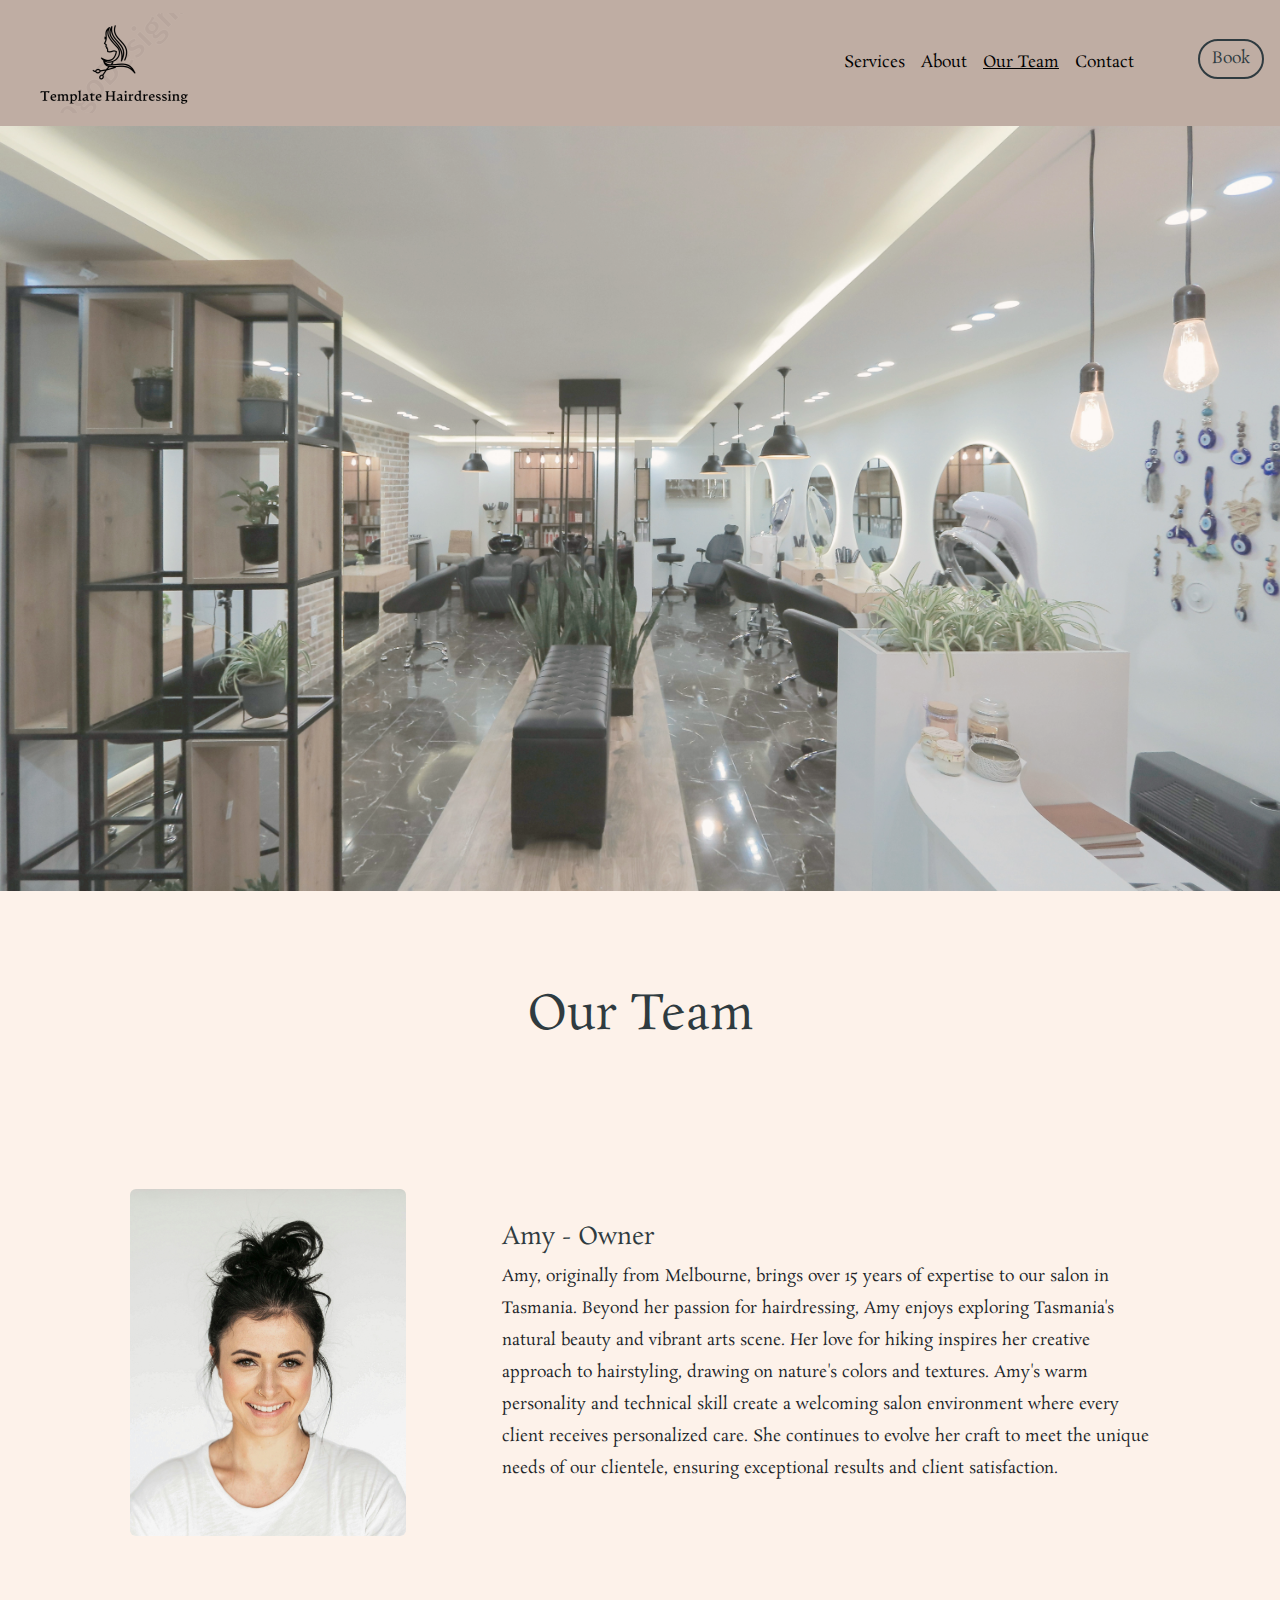
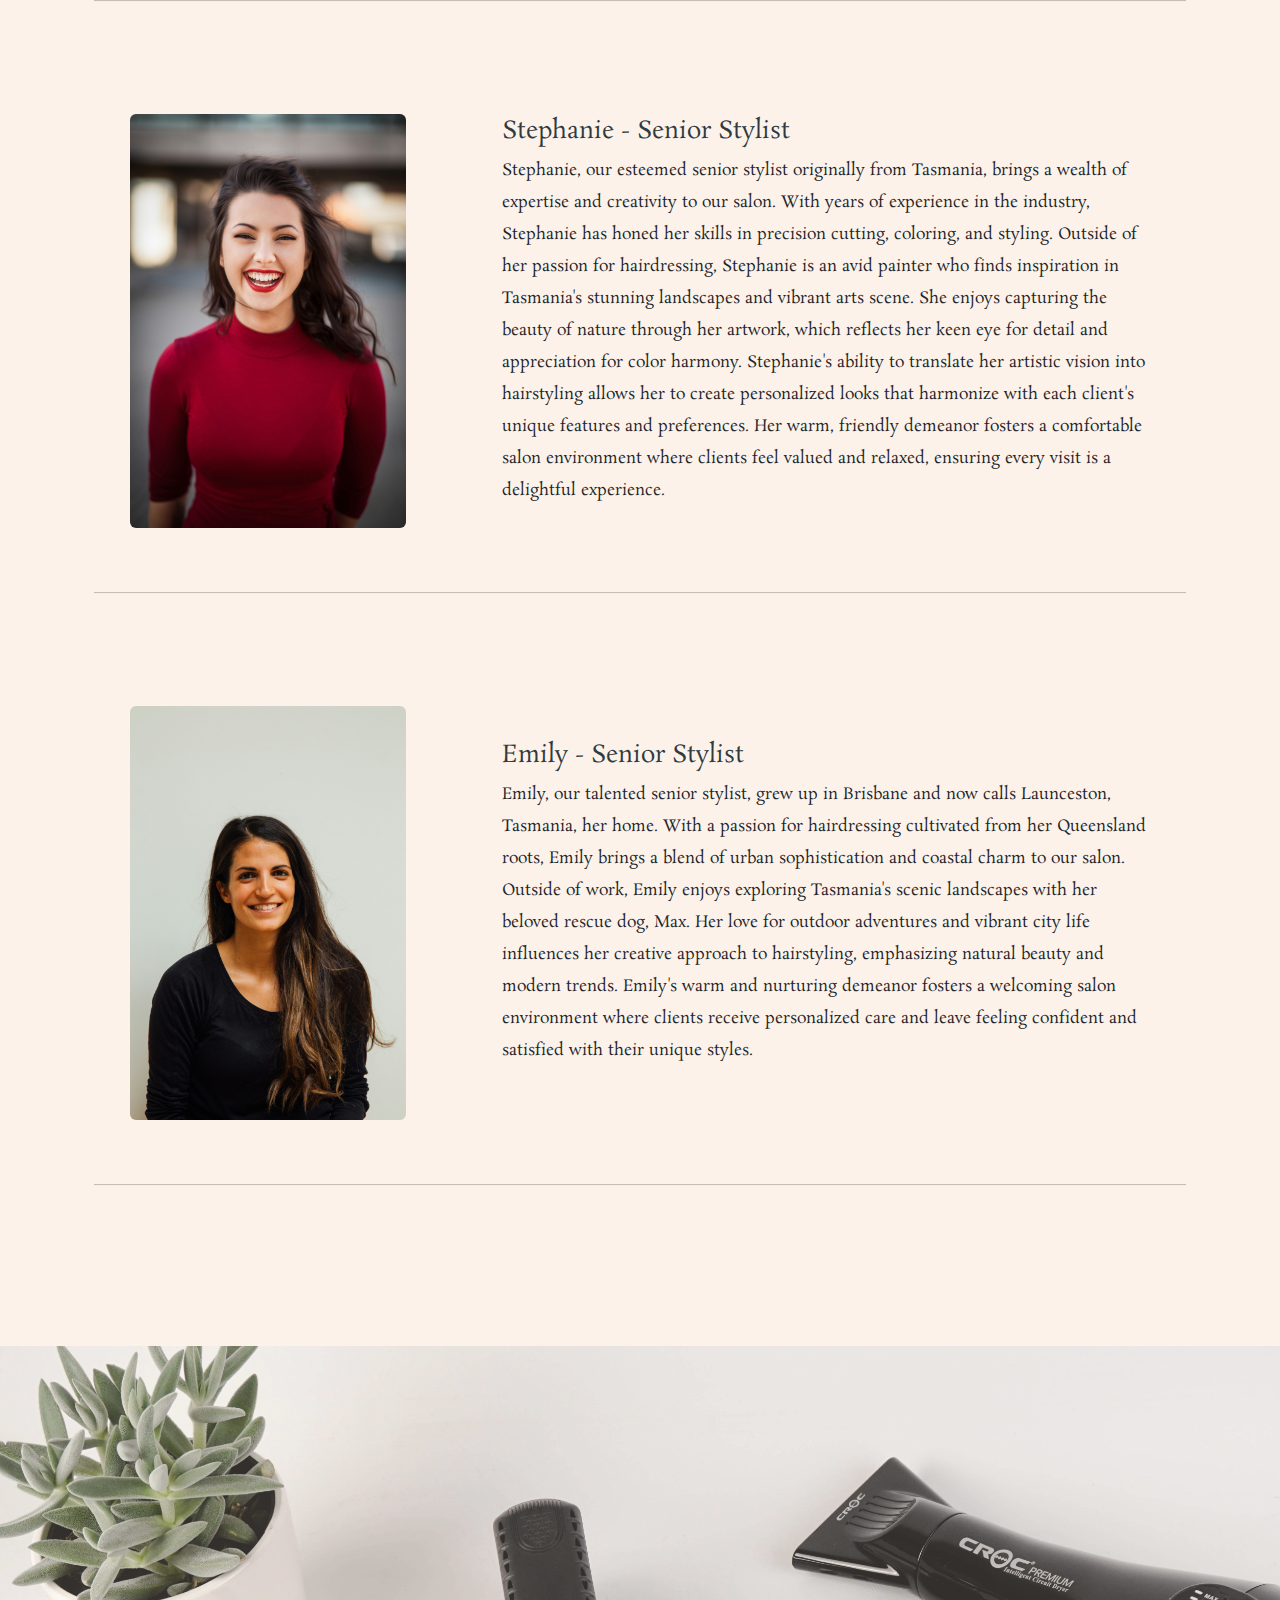
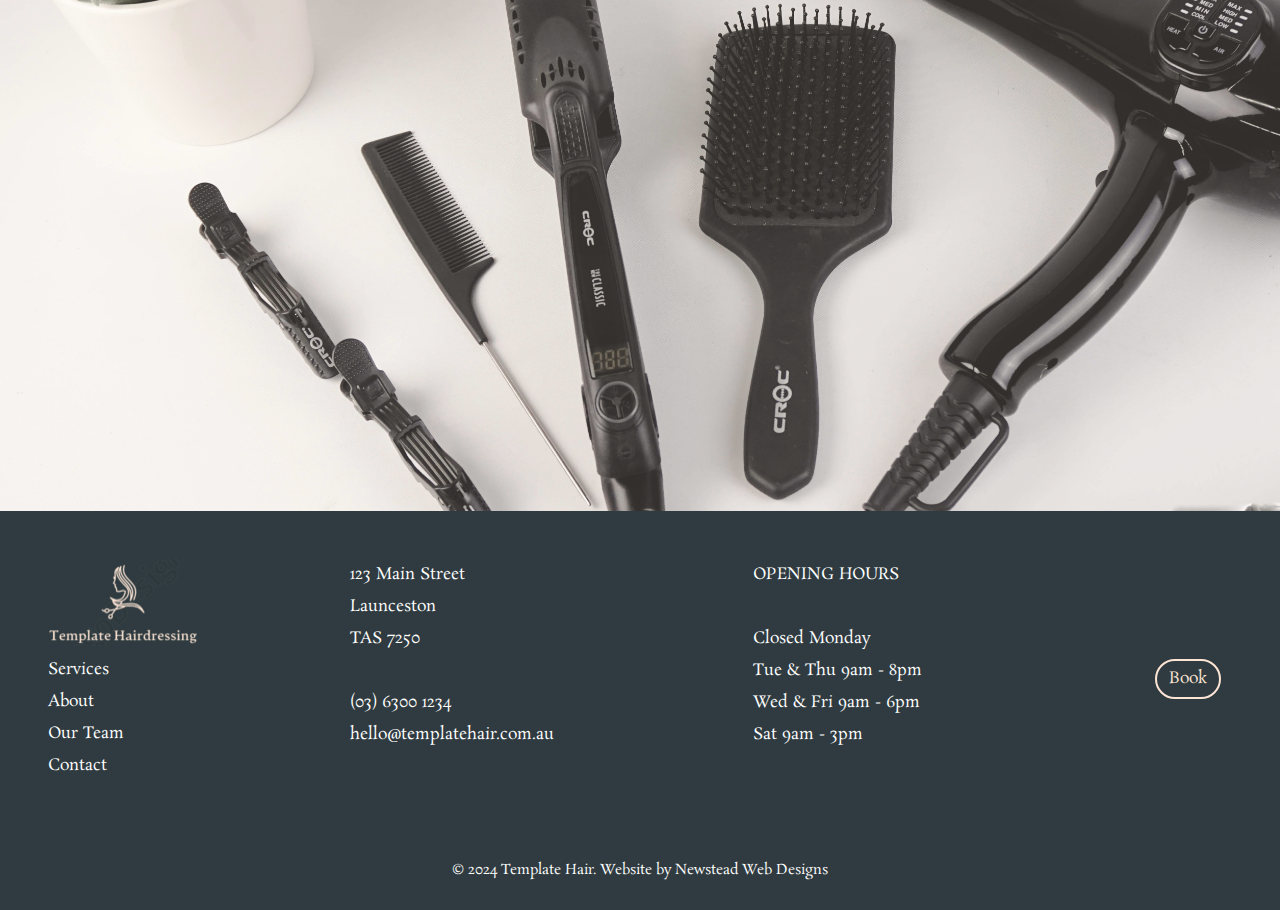
<file: our-team.html>
<!DOCTYPE html>
<html lang="en">

<head>

    <!-- Required meta tags -->
    <meta charset="utf-8">
    <meta name="viewport" content="width=device-width, initial-scale=1">

    <!-- Website icon -->
    <link rel="icon" href="resources/images/icon.png" type="image/x-icon">

    <!-- Preloads -->
    <link rel="preload" href="resources/images/benyamin-bohlouli-LZLdLR7vuHg-unsplash.jpg" as="image">
    <link rel="preload" href="resources/styles.css" as="style">

    <!-- Preconnect to Google Fonts -->
    <link rel="preconnect" href="https://fonts.googleapis.com">
    <link rel="preconnect" href="https://fonts.gstatic.com" crossorigin>

    <!-- Link Google Fonts -->
    <link href="https://fonts.googleapis.com/css2?family=Rosarivo&display=swap" rel="stylesheet">

    <!-- Font Awesome for icons -->
    <link rel="stylesheet" href="https://use.fontawesome.com/releases/v5.15.4/css/all.css"
        integrity="sha384-DyZ88mC6Up2uqS4h/KRgHuoeGwBcD4Ng9SiP4dIRy0EXTlnuz47vAwmeGwVChigm" crossorigin="anonymous">

    <!-- Bootstrap CSS -->
    <link href="https://cdn.jsdelivr.net/npm/bootstrap@5.3.3/dist/css/bootstrap.min.css" rel="stylesheet"
        integrity="sha384-QWTKZyjpPEjISv5WaRU9OFeRpok6YctnYmDr5pNlyT2bRjXh0JMhjY6hW+ALEwIH" crossorigin="anonymous">

    <!-- Custom CSS -->
    <link rel="stylesheet" href="resources/styles.css">

    <title>Template Hair</title>

</head>

<body class="our-team-page">

    <!-- Header -->
    <header>

        <!-- Navbar -->
        <nav class="navbar navbar-expand-md w-100">
            <div class="container-fluid">

                <!-- Brand Logo -->
                <a class="navbar-brand" href="index.html">
                    <img src="resources/images/logo.png" alt="Template Hair Logo" width="200" height="100"
                        class="d-inline-block">
                </a>

                <!-- Navbar Toggler Button for Small Screens -->
                <button class="navbar-toggler" type="button" data-bs-toggle="collapse" data-bs-target="#navbarNav"
                    aria-controls="navbarNav" aria-expanded="false" aria-label="Toggle navigation">
                    <span class="navbar-toggler-icon"></span>
                </button>

                <!-- Navbar links -->
                <div class="collapse navbar-collapse justify-content-md-end" id="navbarNav">
                    <ul class="navbar-nav text-center py-md-0 py-5">
                        <!-- Services link -->
                        <li class="nav-item">
                            <a class="nav-link rounded-pill services-page" href="services.html">Services</a>
                        </li>
                        <!-- About link -->
                        <li class="nav-item">
                            <a class="nav-link rounded-pill about-page" href="about.html">About</a>
                        </li>
                        <!-- Our Team link -->
                        <li class="nav-item">
                            <a class="nav-link rounded-pill our-team-page" href="our-team.html">Our Team</a>
                        </li>
                        <!-- Contact link -->
                        <li class="nav-item">
                            <a class="nav-link rounded-pill contact-page" href="contact.html">Contact</a>
                        </li>
                        <!-- Social Media Icons -->
                        <li class="nav-item d-flex justify-content-center ms-2">
                            <!-- Facebook Link -->
                            <a class="nav-link rounded-pill d-inline" href="https://facebook.com" target="_blank"
                                aria-label="Facebook">
                                <i class="fab fa-facebook-f px-md-0 px-2"></i>
                            </a>
                            <!-- Instagram Link -->
                            <a class="nav-link rounded-pill d-inline" href="https://instagram.com" target="_blank"
                                aria-label="Instagram">
                                <i class="fab fa-instagram px-md-0 px-2"></i>
                            </a>
                        </li>
                        <!-- Bookings button -->
                        <li class="nav-item">
                            <a class="btn rounded-pill ms-md-3 me-md-1 mx-0 my-md-0 my-5" role="button""
                                    href=" #">Book</a>
                        </li>
                    </ul>
                </div>
            </div>
        </nav>
        </div>
    </header>

    <!-- Main Content -->
    <main>

        <!-- Jumbotron Section -->
        <section class="container-fluid py-5 jumbotron"
            style="background-image: url('resources/images/benyamin-bohlouli-LZLdLR7vuHg-unsplash.jpg');" ,
            alt="Template Hair Salon">
        </section>

        <!-- Our Team Section -->
        <section class="container py-5">
            <div class="row align-items-center">
                <div class="col d-flex flex-column align-items-center py-5">
                    <!-- Section Heading -->
                    <h2 class="display-5 mb-5">Our Team</h2>

                    <!-- Amy's Profile Section -->
                    <section class="container mt-5">
                        <div class="row align-items-center">
                            <div class="col-lg-4 p-5">
                                <!-- Amy's Image -->
                                <img class="img-fluid rounded"
                                    src="resources/images/jake-nackos-IF9TK5Uy-KI-unsplash.jpg" alt="Amy">
                            </div>
                            <div class="col-lg-8 p-5">
                                <!-- Amy's Heading -->
                                <h4>Amy - Owner</h4>
                                <!-- Amy's Bio -->
                                <p>
                                    Amy, originally from Melbourne, brings over 15 years of expertise to our salon in
                                    Tasmania.
                                    Beyond her passion for hairdressing, Amy enjoys exploring Tasmania's natural beauty
                                    and vibrant
                                    arts scene.
                                    Her love for hiking inspires her creative approach to hairstyling, drawing on
                                    nature's colors
                                    and textures.
                                    Amy's warm personality and technical skill create a welcoming salon environment
                                    where every
                                    client receives personalized care.
                                    She continues to evolve her craft to meet the unique needs of our clientele,
                                    ensuring
                                    exceptional results and client satisfaction.
                                </p>
                            </div>
                            <div class="col-12">
                                <hr class="border-bottom">
                            </div>
                        </div>
                    </section>

                    <!-- Stephanie's Profile Section -->
                    <section class="container pt-5">
                        <div class="row align-items-center">
                            <div class="col-lg-4 p-5">
                                <!-- Stephanie's Image -->
                                <img class="img-fluid rounded"
                                    src="resources/images/michael-dam-mEZ3PoFGs_k-unsplash.jpg" alt="Stephanie">
                            </div>
                            <div class="col-lg-8 p-5">
                                <!-- Stephanie's Heading -->
                                <h4>Stephanie - Senior Stylist</h4>
                                <!-- Stephanie's Bio -->
                                <p>
                                    Stephanie, our esteemed senior stylist originally from Tasmania, brings a wealth of
                                    expertise
                                    and creativity to our salon.
                                    With years of experience in the industry, Stephanie has honed her skills in
                                    precision cutting,
                                    coloring, and styling.
                                    Outside of her passion for hairdressing, Stephanie is an avid painter who finds
                                    inspiration in
                                    Tasmania's stunning landscapes and vibrant arts scene.
                                    She enjoys capturing the beauty of nature through her artwork, which reflects her
                                    keen eye for
                                    detail and appreciation for color harmony.
                                    Stephanie's ability to translate her artistic vision into hairstyling allows her to
                                    create
                                    personalized looks that harmonize with each client's unique features and
                                    preferences.
                                    Her warm, friendly demeanor fosters a comfortable salon environment where clients
                                    feel valued
                                    and relaxed, ensuring every visit is a delightful experience.
                                </p>
                            </div>
                            <div class="col-12">
                                <hr class="border-bottom">
                            </div>
                        </div>
                    </section>

                    <!-- Emily's Profile Section -->
                    <section class="container pt-5">
                        <div class="row align-items-center">
                            <div class="col-lg-4 p-5">
                                <!-- Emily's Image -->
                                <img class="img-fluid rounded"
                                    src="resources/images/stephanie-liverani-Zz5LQe-VSMY-unsplash.jpg" alt="Emily">
                            </div>
                            <div class="col-lg-8 p-5">
                                <!-- Emily's Heading -->
                                <h4>Emily - Senior Stylist</h4>
                                <!-- Emily's Bio -->
                                <p>
                                    Emily, our talented senior stylist, grew up in Brisbane and now calls Launceston,
                                    Tasmania, her
                                    home.
                                    With a passion for hairdressing cultivated from her Queensland roots, Emily brings a
                                    blend of
                                    urban sophistication and coastal charm to our salon.
                                    Outside of work, Emily enjoys exploring Tasmania's scenic landscapes with her
                                    beloved rescue
                                    dog, Max.
                                    Her love for outdoor adventures and vibrant city life influences her creative
                                    approach to
                                    hairstyling, emphasizing natural beauty and modern trends.
                                    Emily's warm and nurturing demeanor fosters a welcoming salon environment where
                                    clients receive
                                    personalized care and leave feeling confident and satisfied with their unique
                                    styles.
                                </p>
                            </div>
                            <div class="col-12">
                                <hr class="border-bottom">
                            </div>
                        </div>
                    </section>
                </div>
        </section>

        <!-- Image Above Footer Section -->
        <section class="container-fluid py-5 mt-5 image-above-footer"
            style="background-image: url('resources/images/shari-sirotnak-oM5YoMhTf8E-unsplash.jpg');"
            alt="Hairdressing tools">
        </section>


    </main>

    <!-- Footer -->
    <footer>
        <section class="container-fluid px-5">
            <div class="row">

                <!-- Logo and Links -->
                <div
                    class="col-lg-3 col-md-4 d-flex justify-content-md-start justify-content-center text-md-start text-center py-5">
                    <ul class="list-unstyled">
                        <!-- Brand Logo -->
                        <li class="mb-2"><a href="index.html">
                                <img src="resources/images/logo-dark.png" alt="Template Hair Logo" width="150"
                                    height="87.5">
                            </a></li>
                        <!-- Links for navigation -->
                        <li><a class="rounded-pill services-page" href="services.html">Services</a></li>
                        <li><a class="rounded-pill about-page" href="about.html">About</a></li>
                        <li><a class="rounded-pill our-team-page" href="our-team.html">Our Team</a></li>
                        <li><a class="rounded-pill contact-page" href="contact.html">Contact</a></li>
                    </ul>
                </div>

                <!-- Contact Information -->
                <div
                    class="col-md-4 d-flex justify-content-md-start justify-content-center text-md-start text-center py-5">
                    <ul class="list-unstyled m-0 p-0">
                        <!-- Address details -->
                        <li>123 Main Street</li>
                        <li>Launceston</li>
                        <li>TAS 7250</li>
                        <br>
                        <!-- Phone number and email -->
                        <li>(03) 6300 1234</li>
                        <li>hello@templatehair.com.au</li>
                        <!-- Social Media Icons -->
                        <div>
                            <a class="rounded-pill me-1" href="https://facebook.com" target="_blank"
                                aria-label="Facebook">
                                <i class="fab fa-facebook-f"></i>
                            </a>
                            <a class="rounded-pill" href="https://instagram.com" target="_blank" aria-label="Instagram">
                                <i class="fab fa-instagram"></i>
                            </a>
                        </div>
                    </ul>
                </div>

                <!-- Opening Hours Section -->
                <div
                    class="col-md-4 d-flex justify-content-md-start justify-content-center text-md-start text-center py-5">
                    <ul class="list-unstyled m-0 p-0">
                        <li class="text-uppercase">Opening Hours</li>
                        <br>
                        <li>Closed Monday</li>
                        <li>Tue &amp; Thu 9am - 8pm</li>
                        <li>Wed &amp; Fri 9am - 6pm</li>
                        <li>Sat 9am - 3pm</li>
                    </ul>
                </div>

                <!-- Booking Button Section -->
                <div class="col-lg-1 py-5 d-flex justify-content-lg-start justify-content-center align-items-center">
                    <a class="btn rounded-pill" role="button" href="#">Book</a>
                </div>
            </div>
        </section>

        <!-- Copyright Information Section -->
        <section class="text-center small p-2">
            <p>&copy; 2024 Template Hair. Website by <a href="http://www.newsteadwebdesigns.com.au"
                    target="_blank">Newstead Web Designs</a></p>
        </section>
    </footer>


    <!-- JavaScript; Bootstrap Bundle with Popper -->
    <script src="https://cdn.jsdelivr.net/npm/bootstrap@5.3.3/dist/js/bootstrap.bundle.min.js"
        integrity="sha384-YvpcrYf0tY3lHB60NNkmXc5s9fDVZLESaAA55NDzOxhy9GkcIdslK1eN7N6jIeHz"
        crossorigin="anonymous"></script>

    <!-- Custom JavaScript -->
    <script>
        // Function to close navbar when link is clicked
        function closeNavbar() {
            var navToggler = document.querySelector('.navbar-toggler');
            var navCollapse = document.querySelector('.navbar-collapse');
            var icon = navToggler.querySelector('span');

            if (navCollapse.classList.contains('show')) {
                navCollapse.classList.remove('show');
                // Change the toggle icon back to the default state
                if (icon.classList.contains('fa-times')) {
                    icon.classList.remove('fa-times');
                    icon.classList.add('navbar-toggler-icon');
                }
            }
        }

        // Toggle navbar icon between default and 'X' icon
        var navbarToggler = document.querySelector('.navbar-toggler');

        navbarToggler.addEventListener('click', function () {
            var icon = navbarToggler.querySelector('span');
            if (icon.classList.contains('navbar-toggler-icon')) {
                icon.classList.remove('navbar-toggler-icon');
                icon.classList.add('fa', 'fa-times');
            } else {
                icon.classList.remove('fa', 'fa-times');
                icon.classList.add('navbar-toggler-icon');
            }
        });
    </script>

</body>

</html>
</file>
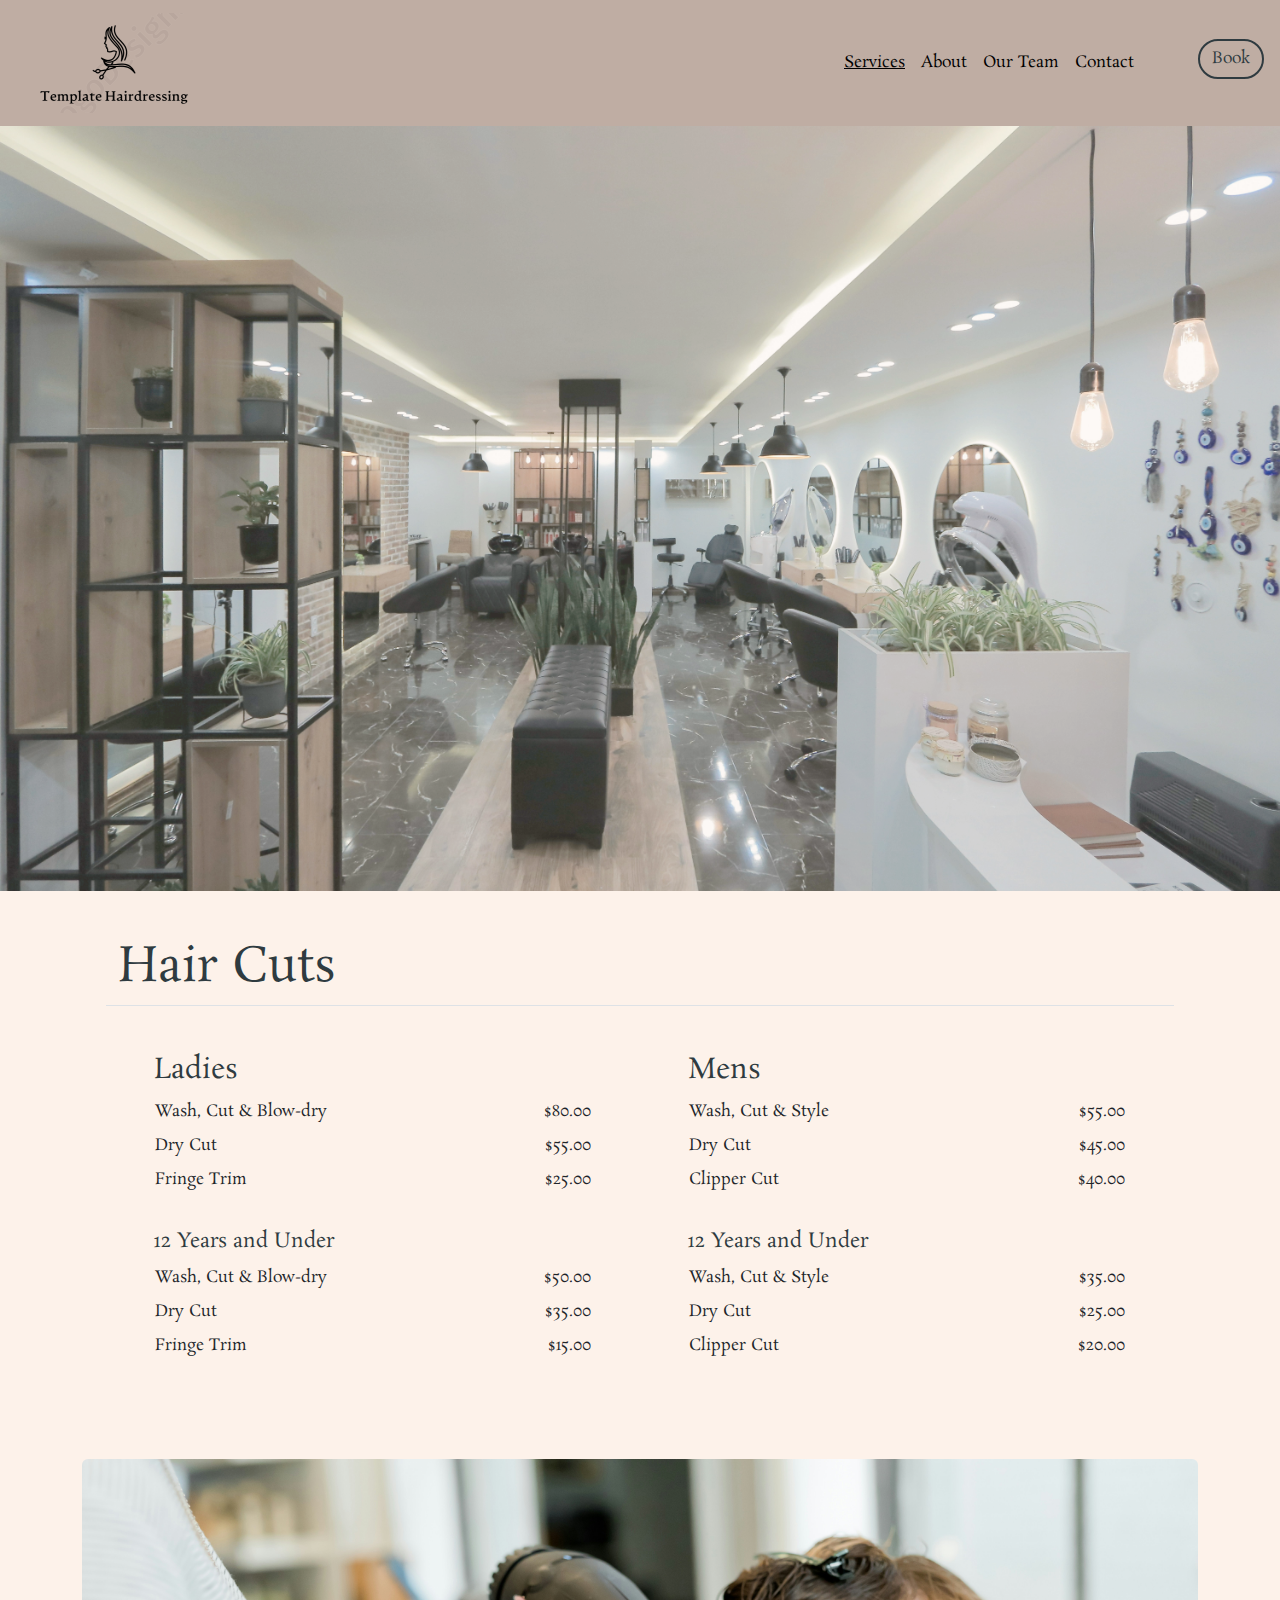
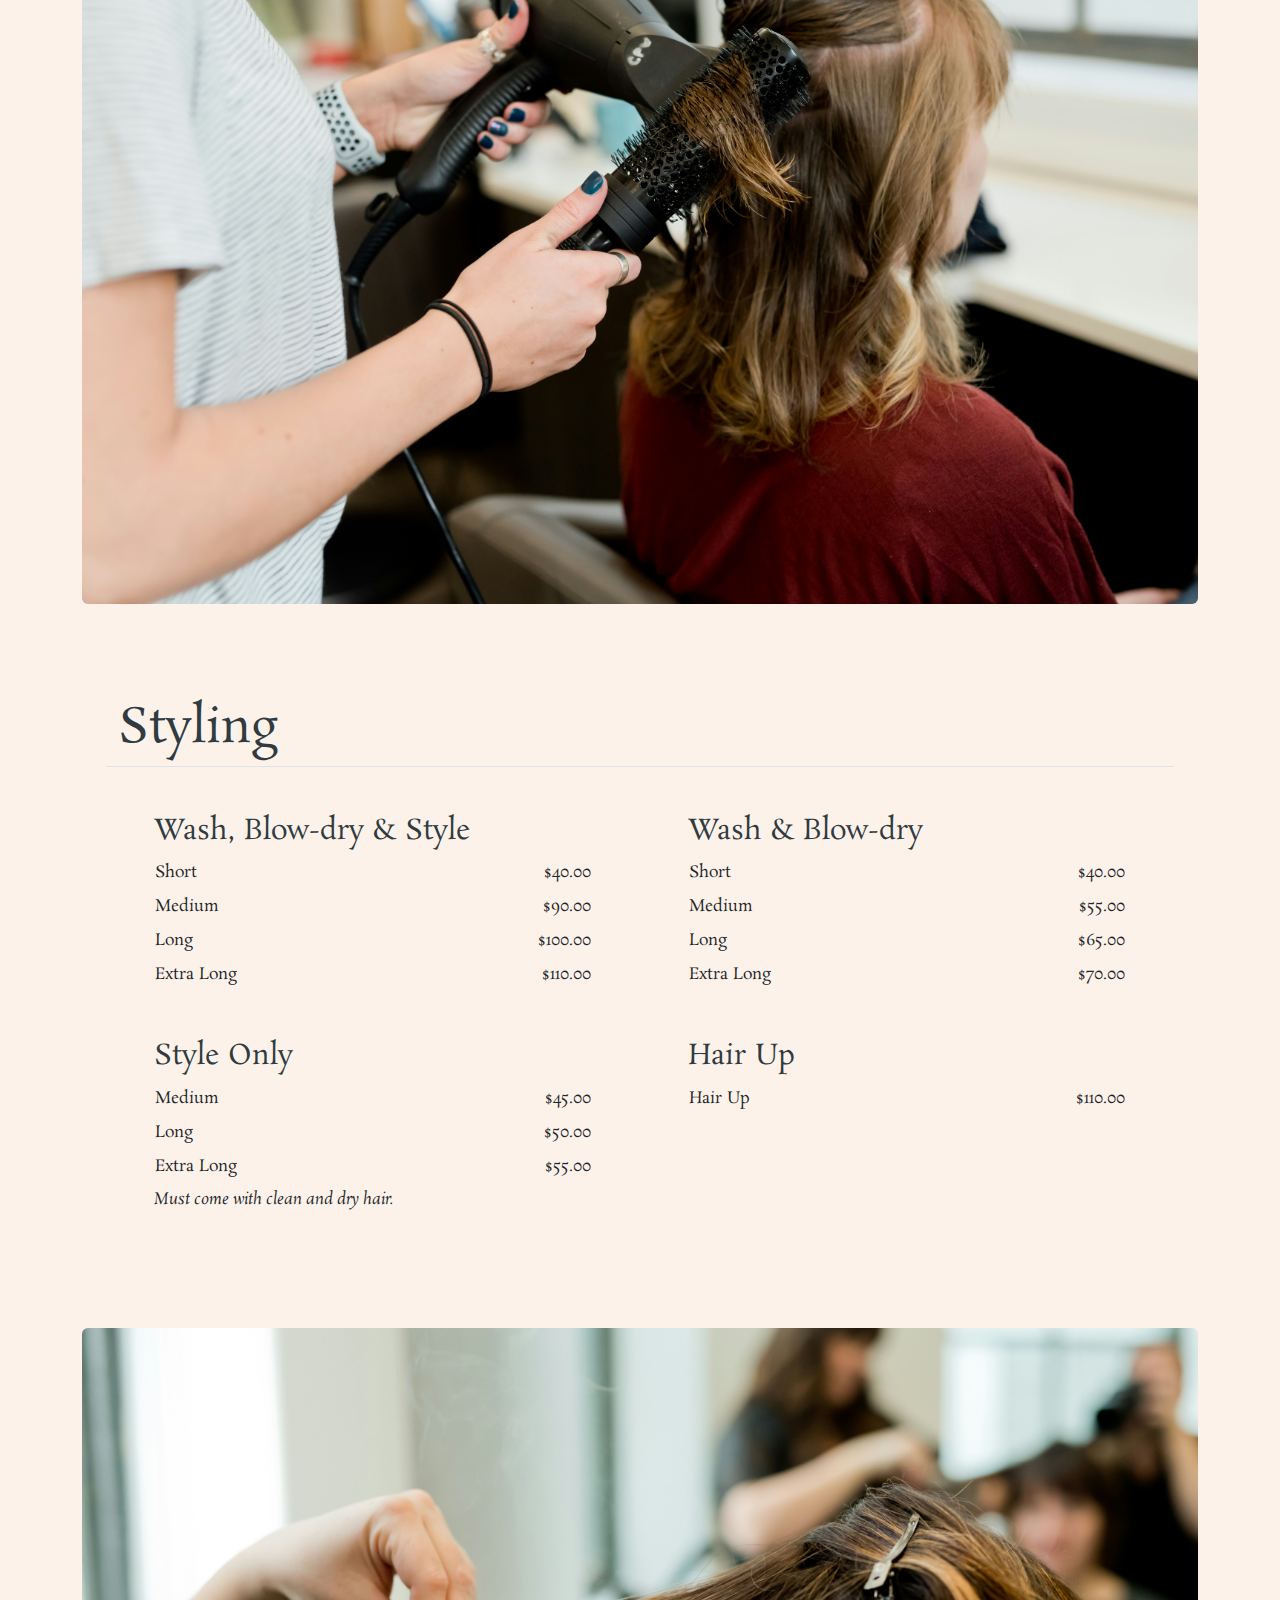
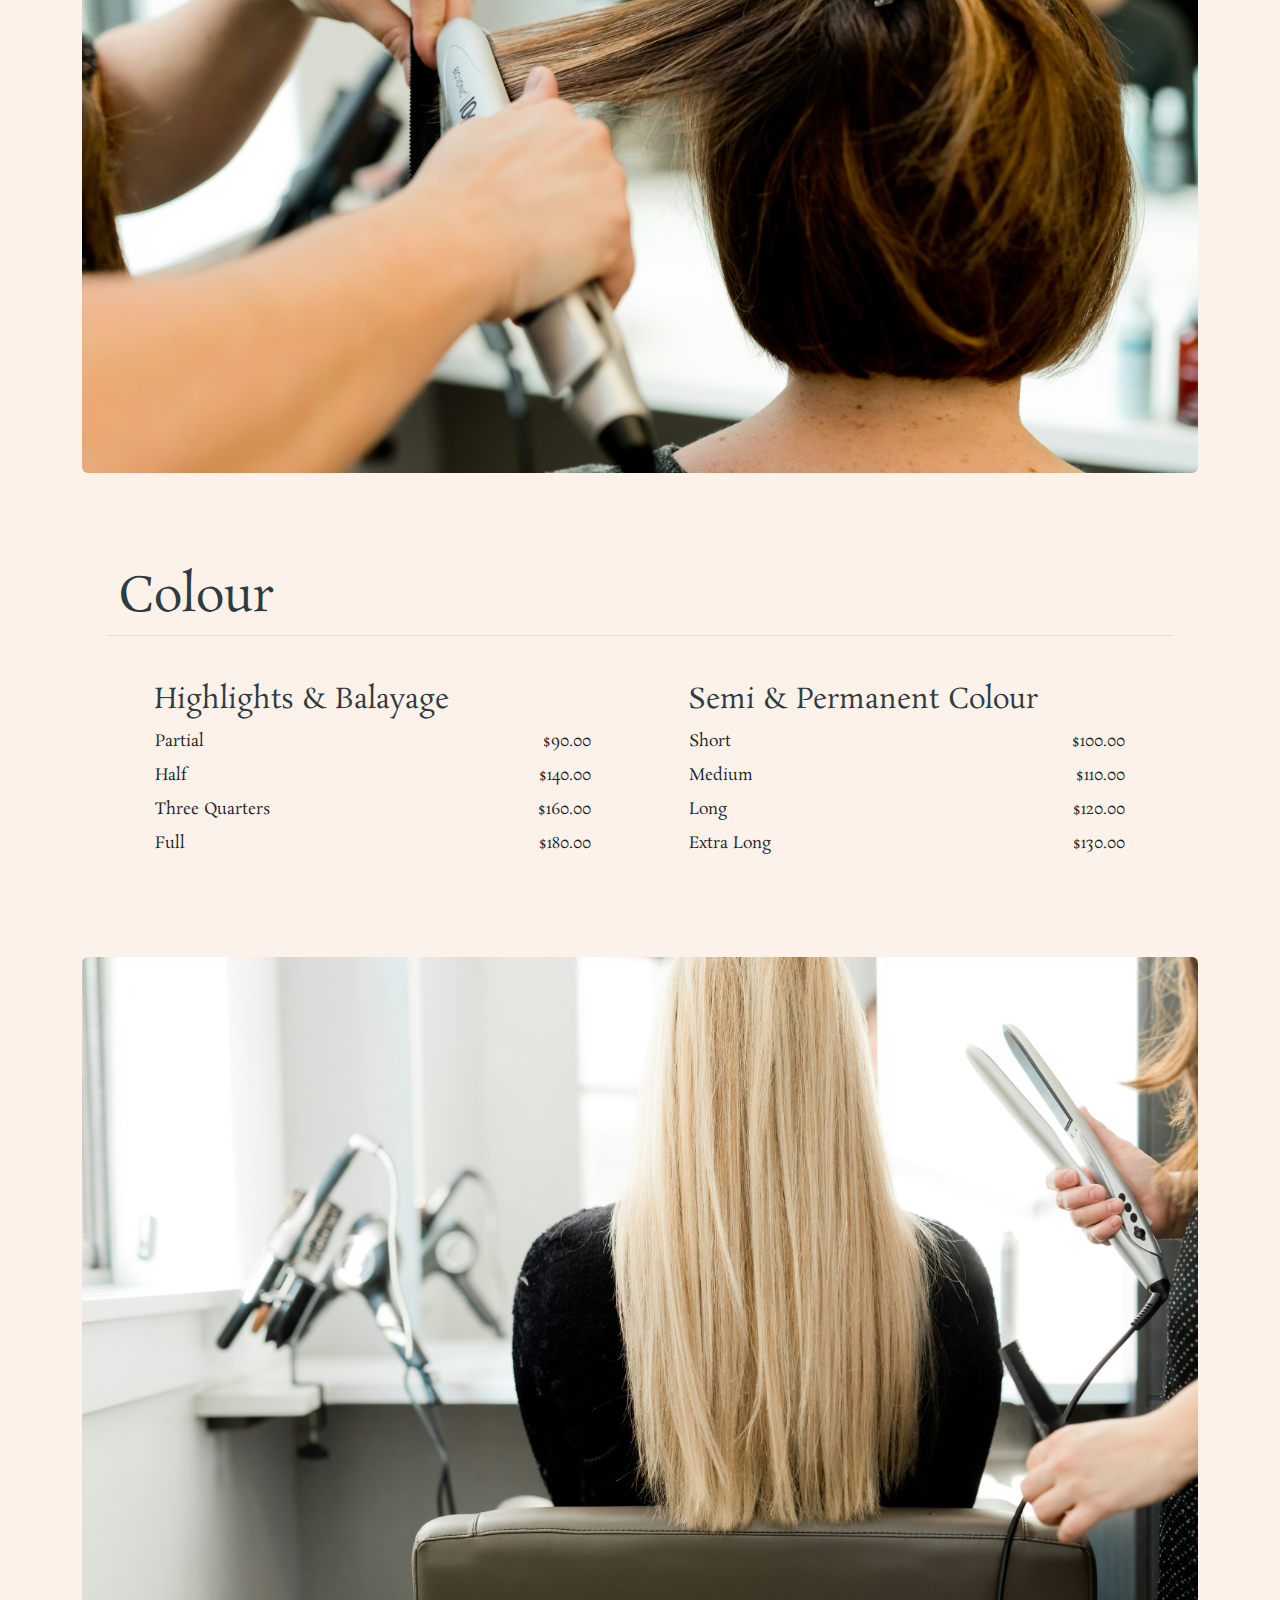
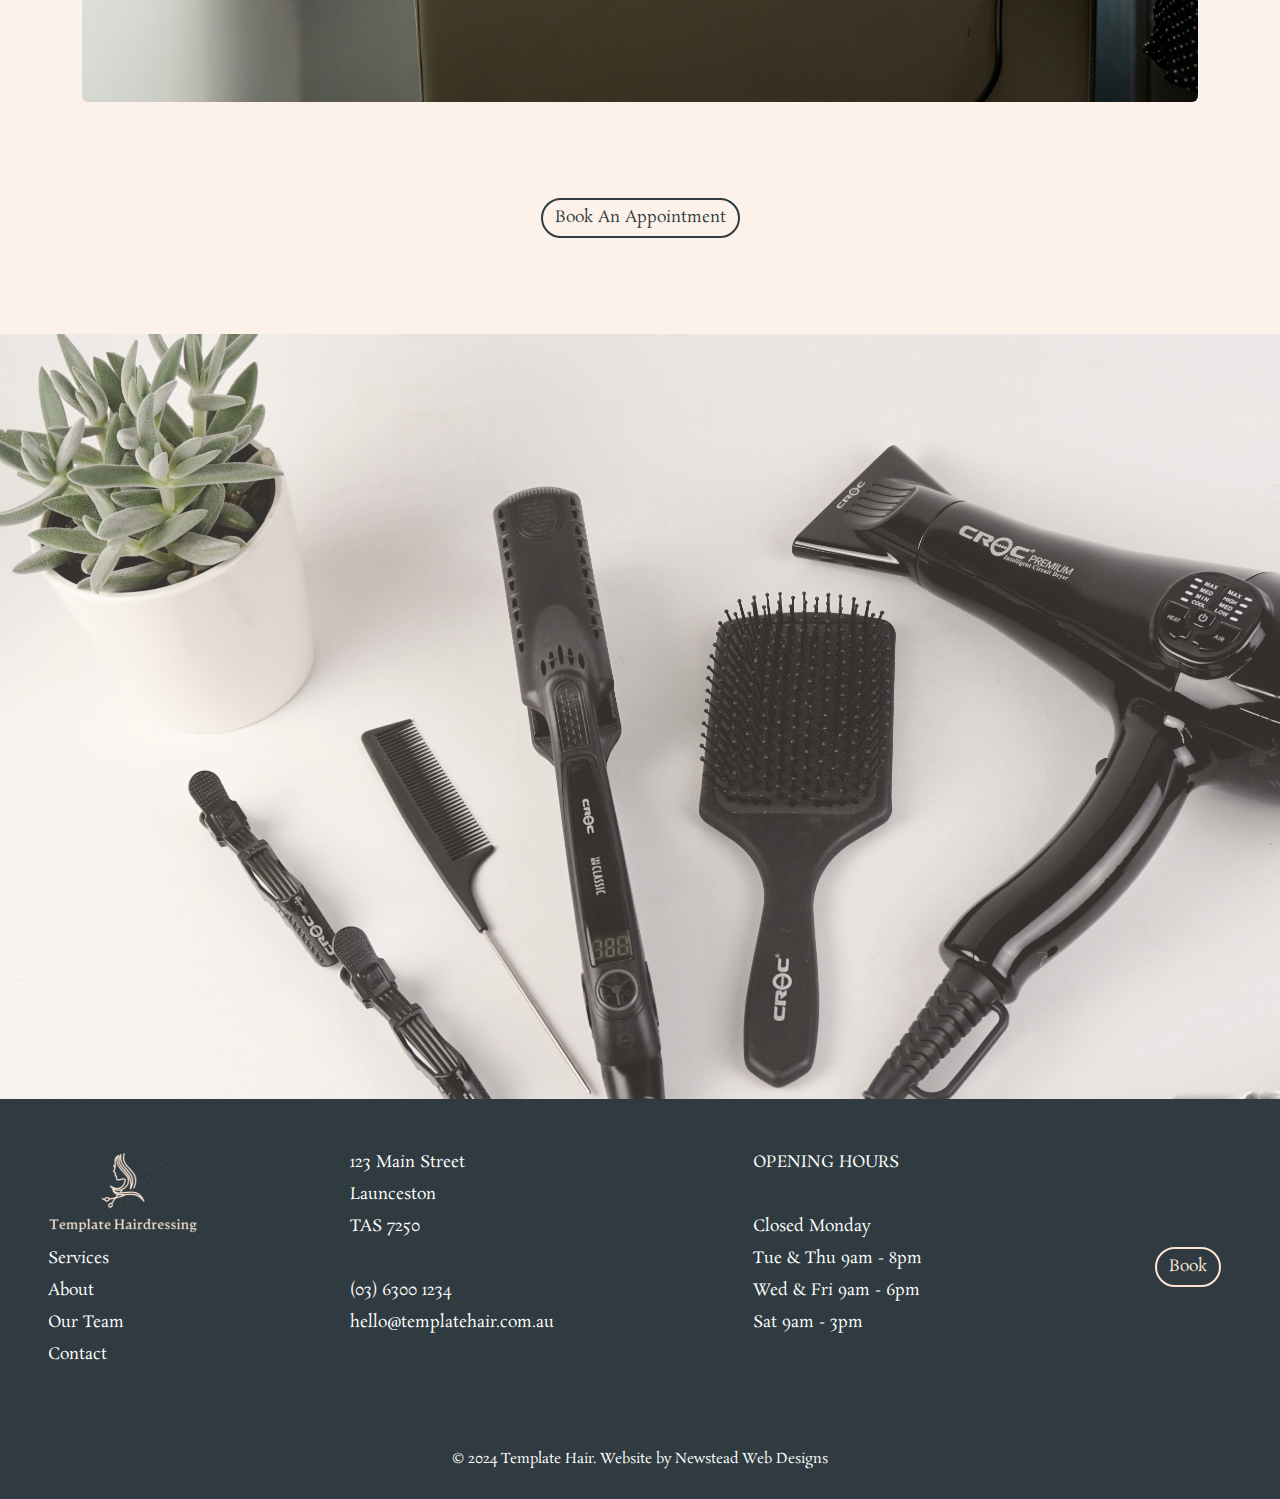
<file: services.html>
<!DOCTYPE html>
<html lang="en">

<head>

    <!-- Required meta tags -->
    <meta charset="utf-8">
    <meta name="viewport" content="width=device-width, initial-scale=1">

    <!-- Website icon -->
    <link rel="icon" href="resources/images/icon.png" type="image/x-icon">

    <!-- Preloads -->
    <link rel="preload" href="resources/images/benyamin-bohlouli-LZLdLR7vuHg-unsplash.jpg" as="image">
    <link rel="preload" href="resources/styles.css" as="style">

    <!-- Preconnect to Google Fonts -->
    <link rel="preconnect" href="https://fonts.googleapis.com">
    <link rel="preconnect" href="https://fonts.gstatic.com" crossorigin>

    <!-- Link Google Fonts -->
    <link href="https://fonts.googleapis.com/css2?family=Rosarivo&display=swap" rel="stylesheet">

    <!-- Font Awesome for icons -->
    <link rel="stylesheet" href="https://use.fontawesome.com/releases/v5.15.4/css/all.css"
        integrity="sha384-DyZ88mC6Up2uqS4h/KRgHuoeGwBcD4Ng9SiP4dIRy0EXTlnuz47vAwmeGwVChigm" crossorigin="anonymous">

    <!-- Bootstrap CSS -->
    <link href="https://cdn.jsdelivr.net/npm/bootstrap@5.3.3/dist/css/bootstrap.min.css" rel="stylesheet"
        integrity="sha384-QWTKZyjpPEjISv5WaRU9OFeRpok6YctnYmDr5pNlyT2bRjXh0JMhjY6hW+ALEwIH" crossorigin="anonymous">

    <!-- Custom CSS -->
    <link rel="stylesheet" href="resources/styles.css">

    <title>Template Hair</title>

</head>

<body class="services-page">

    <!-- Header -->
    <header>

        <!-- Navbar -->
        <nav class="navbar navbar-expand-md w-100">
            <div class="container-fluid">

                <!-- Brand Logo -->
                <a class="navbar-brand" href="index.html">
                    <img src="resources/images/logo.png" alt="Template Hair Logo" width="200" height="100"
                        class="d-inline-block">
                </a>

                <!-- Navbar Toggler Button for Small Screens -->
                <button class="navbar-toggler" type="button" data-bs-toggle="collapse" data-bs-target="#navbarNav"
                    aria-controls="navbarNav" aria-expanded="false" aria-label="Toggle navigation">
                    <span class="navbar-toggler-icon"></span>
                </button>

                <!-- Navbar links -->
                <div class="collapse navbar-collapse justify-content-md-end" id="navbarNav">
                    <ul class="navbar-nav text-center py-md-0 py-5">
                        <!-- Services link -->
                        <li class="nav-item">
                            <a class="nav-link rounded-pill services-page" href="services.html">Services</a>
                        </li>
                        <!-- About link -->
                        <li class="nav-item">
                            <a class="nav-link rounded-pill about-page" href="about.html">About</a>
                        </li>
                        <!-- Our Team link -->
                        <li class="nav-item">
                            <a class="nav-link rounded-pill our-team-page" href="our-team.html">Our Team</a>
                        </li>
                        <!-- Contact link -->
                        <li class="nav-item">
                            <a class="nav-link rounded-pill contact-page" href="contact.html">Contact</a>
                        </li>
                        <!-- Social Media Icons -->
                        <li class="nav-item d-flex justify-content-center ms-2">
                            <!-- Facebook Link -->
                            <a class="nav-link rounded-pill d-inline" href="https://facebook.com" target="_blank"
                                aria-label="Facebook">
                                <i class="fab fa-facebook-f px-md-0 px-2"></i>
                            </a>
                            <!-- Instagram Link -->
                            <a class="nav-link rounded-pill d-inline" href="https://instagram.com" target="_blank"
                                aria-label="Instagram">
                                <i class="fab fa-instagram px-md-0 px-2"></i>
                            </a>
                        </li>
                        <!-- Bookings button -->
                        <li class="nav-item">
                            <a class="btn rounded-pill ms-md-3 me-md-1 mx-0 my-md-0 my-5" role="button""
                                    href=" #">Book</a>
                        </li>
                    </ul>
                </div>
            </div>
        </nav>
        </div>
    </header>

    <!-- Main Content -->
    <main>

        <!-- Jumbotron Section -->
        <section class="container-fluid py-5 jumbotron"
            style="background-image: url('resources/images/benyamin-bohlouli-LZLdLR7vuHg-unsplash.jpg');" ,
            alt="Template Hair Salon">
        </section>

        <!-- Hair Cuts Section -->
        <section class="container p-5">
            <!-- Section Header -->
            <div class="row">
                <div class="col">
                    <h2 class="display-5">Hair Cuts</h2>
                </div>
            </div>

            <!-- Hair Cuts Details -->
            <div class="row border-top">
                <!-- Ladies Section -->
                <div class="col-md-6 mt-5 px-5">
                    <h3>Ladies</h3>
                    <!-- Ladies Pricing Table -->
                    <table class="w-100">
                        <tr>
                            <td>Wash, Cut & Blow-dry</td>
                            <td class="text-end">$80.00</td>
                        </tr>
                        <tr>
                            <td>Dry Cut</td>
                            <td class="text-end">$55.00</td>
                        </tr>
                        <tr>
                            <td>Fringe Trim</td>
                            <td class="text-end">$25.00</td>
                        </tr>
                    </table>
                    <br>
                    <!-- Ladies 12 Years and Under Section -->
                    <h5>12 Years and Under</h5>
                    <table class="w-100">
                        <tr>
                            <td>Wash, Cut & Blow-dry</td>
                            <td class="text-end">$50.00</td>
                        </tr>
                        <tr>
                            <td>Dry Cut</td>
                            <td class="text-end">$35.00</td>
                        </tr>
                        <tr>
                            <td>Fringe Trim</td>
                            <td class="text-end">$15.00</td>
                        </tr>
                    </table>
                </div>

                <!-- Mens Section -->
                <div class="col-md-6 mt-5 px-5">
                    <h3>Mens</h3>
                    <!-- Mens Pricing Table -->
                    <table class="w-100">
                        <tr>
                            <td>Wash, Cut & Style</td>
                            <td class="text-end">$55.00</td>
                        </tr>
                        <tr>
                            <td>Dry Cut</td>
                            <td class="text-end">$45.00</td>
                        </tr>
                        <tr>
                            <td>Clipper Cut</td>
                            <td class="text-end">$40.00</td>
                        </tr>
                    </table>
                    <br>
                    <!-- Mens 12 Years and Under Section -->
                    <h5>12 Years and Under</h5>
                    <table class="w-100">
                        <tr>
                            <td>Wash, Cut & Style</td>
                            <td class="text-end">$35.00</td>
                        </tr>
                        <tr>
                            <td>Dry Cut</td>
                            <td class="text-end">$25.00</td>
                        </tr>
                        <tr>
                            <td>Clipper Cut</td>
                            <td class="text-end">$20.00</td>
                        </tr>
                    </table>
                </div>
            </div>
        </section>
        <!-- Image Section -->
        <section class="container py-5">
            <div class="row">
                <div class="col">
                    <!-- Hairdresser Image -->
                    <img class="img-fluid rounded" src="resources/images/adam-winger-FkAZqQJTbXM-unsplash.jpg"
                        alt="Hairdresser blow-drying woman's medium length brown hair">
                </div>
            </div>
        </section>

        <!-- Styling Section -->
        <section class="container p-5">
            <!-- Section Header -->
            <div class="row">
                <div class="col">
                    <h2 class="display-5">Styling</h2>
                </div>
            </div>

            <!-- Styling Options -->
            <div class="row border-top">
                <!-- Wash, Blow-dry & Style Section -->
                <div class="col-md-6 mt-5 px-5">
                    <h3>Wash, Blow-dry &amp; Style</h3>
                    <table class="w-100">
                        <tr>
                            <td>Short</td>
                            <td class="text-end">$40.00</td>
                        </tr>
                        <tr>
                            <td>Medium</td>
                            <td class="text-end">$90.00</td>
                        </tr>
                        <tr>
                            <td>Long</td>
                            <td class="text-end">$100.00</td>
                        </tr>
                        <tr>
                            <td>Extra Long</td>
                            <td class="text-end">$110.00</td>
                        </tr>
                    </table>
                </div>

                <!-- Wash and Blow-dry Section -->
                <div class="col-md-6 mt-5 px-5">
                    <h3>Wash &amp; Blow-dry</h3>
                    <table class="w-100">
                        <tr>
                            <td>Short</td>
                            <td class="text-end">$40.00</td>
                        </tr>
                        <tr>
                            <td>Medium</td>
                            <td class="text-end">$55.00</td>
                        </tr>
                        <tr>
                            <td>Long</td>
                            <td class="text-end">$65.00</td>
                        </tr>
                        <tr>
                            <td>Extra Long</td>
                            <td class="text-end">$70.00</td>
                        </tr>
                    </table>
                </div>

                <!-- Style Only Section -->
                <div class="col-md-6 mt-5 px-5">
                    <h3>Style Only</h3>
                    <table class="w-100">
                        <tr>
                            <td>Medium</td>
                            <td class="text-end">$45.00</td>
                        </tr>
                        <tr>
                            <td>Long</td>
                            <td class="text-end">$50.00</td>
                        </tr>
                        <tr>
                            <td>Extra Long</td>
                            <td class="text-end">$55.00</td>
                        </tr>
                    </table>
                    <p class="fst-italic">Must come with clean and dry hair.</p>
                </div>

                <!-- Hair Up Section -->
                <div class="col-md-6 mt-5 px-5">
                    <h3>Hair Up</h3>
                    <table class="w-100">
                        <tr>
                            <td>Hair Up</td>
                            <td class="text-end">$110.00</td>
                        </tr>
                    </table>
                </div>
            </div>
        </section>

        <!-- Image Section -->
        <section class="container py-5">
            <div class="row">
                <div class="col">
                    <!-- Hairdresser Image -->
                    <img class="img-fluid rounded" src="resources/images/adam-winger-R0aIHC3SSUU-unsplash.jpg"
                        alt="Hairdresser straightening woman's short brown hair">
                </div>
            </div>
        </section>

        <!-- Colour Section -->
        <section class="container p-5">
            <!-- Section Header -->
            <div class="row">
                <div class="col">
                    <h2 class="display-5">Colour</h2>
                </div>
            </div>

            <!-- Colour Options -->
            <div class="row border-top">
                <!-- Highlights and Balayage Section -->
                <div class="col-md-6 mt-5 px-5">
                    <h3>Highlights &amp; Balayage</h3>
                    <table class="w-100">
                        <tr>
                            <td>Partial</td>
                            <td class="text-end">$90.00</td>
                        </tr>
                        <tr>
                            <td>Half</td>
                            <td class="text-end">$140.00</td>
                        </tr>
                        <tr>
                            <td>Three Quarters</td>
                            <td class="text-end">$160.00</td>
                        </tr>
                        <tr>
                            <td>Full</td>
                            <td class="text-end">$180.00</td>
                        </tr>
                    </table>
                </div>

                <!-- Semi and Permanent Colour Section -->
                <div class="col-md-6 mt-5 px-5">
                    <h3>Semi &amp; Permanent Colour</h3>
                    <table class="w-100">
                        <tr>
                            <td>Short</td>
                            <td class="text-end">$100.00</td>
                        </tr>
                        <tr>
                            <td>Medium</td>
                            <td class="text-end">$110.00</td>
                        </tr>
                        <tr>
                            <td>Long</td>
                            <td class="text-end">$120.00</td>
                        </tr>
                        <tr>
                            <td>Extra Long</td>
                            <td class="text-end">$130.00</td>
                        </tr>
                    </table>
                </div>
            </div>
        </section>

        <!-- Image Section -->
        <section class="container py-5">
            <div class="row">
                <div class="col">
                    <!-- Hairdresser Image -->
                    <img class="img-fluid rounded" src="resources/images/adam-winger-2lrUavqMcVs-unsplash.jpg"
                        alt="Hairdresser straightening woman's long blonde hair">
                </div>
            </div>
        </section>

        <!-- Booking Section -->
        <section class="container py-5">
            <div class="row">
                <div class="col d-flex flex-column align-items-center">
                    <!-- Book Button -->
                    <a class="btn rounded-pill" href="#" role="button">Book An Appointment</a>
                </div>
            </div>
        </section>


        <!-- Image Above Footer Section -->
        <section class="container-fluid py-5 mt-5 image-above-footer"
            style="background-image: url('resources/images/shari-sirotnak-oM5YoMhTf8E-unsplash.jpg');"
            alt="Hairdressing tools">
        </section>


    </main>

    <!-- Footer -->
    <footer>
        <section class="container-fluid px-5">
            <div class="row">

                <!-- Logo and Links -->
                <div
                    class="col-lg-3 col-md-4 d-flex justify-content-md-start justify-content-center text-md-start text-center py-5">
                    <ul class="list-unstyled">
                        <!-- Brand Logo -->
                        <li class="mb-2"><a href="index.html">
                            <img src="resources/images/logo-dark.png" alt="Template Hair Logo" width="150" height="87.5">
                        </a></li>
                        <!-- Links for navigation -->
                        <li><a class="rounded-pill services-page" href="services.html">Services</a></li>
                        <li><a class="rounded-pill about-page" href="about.html">About</a></li>
                        <li><a class="rounded-pill our-team-page" href="our-team.html">Our Team</a></li>
                        <li><a class="rounded-pill contact-page" href="contact.html">Contact</a></li>
                    </ul>
                </div>

                <!-- Contact Information -->
                <div
                    class="col-md-4 d-flex justify-content-md-start justify-content-center text-md-start text-center py-5">
                    <ul class="list-unstyled m-0 p-0">
                        <!-- Address details -->
                        <li>123 Main Street</li>
                        <li>Launceston</li>
                        <li>TAS 7250</li>
                        <br>
                        <!-- Phone number and email -->
                        <li>(03) 6300 1234</li>
                        <li>hello@templatehair.com.au</li>
                        <!-- Social Media Icons -->
                        <div>
                            <a class="rounded-pill me-1" href="https://facebook.com" target="_blank"
                                aria-label="Facebook">
                                <i class="fab fa-facebook-f"></i>
                            </a>
                            <a class="rounded-pill" href="https://instagram.com" target="_blank" aria-label="Instagram">
                                <i class="fab fa-instagram"></i>
                            </a>
                        </div>
                    </ul>
                </div>

                <!-- Opening Hours Section -->
                <div
                    class="col-md-4 d-flex justify-content-md-start justify-content-center text-md-start text-center py-5">
                    <ul class="list-unstyled m-0 p-0">
                        <li class="text-uppercase">Opening Hours</li>
                        <br>
                        <li>Closed Monday</li>
                        <li>Tue &amp; Thu 9am - 8pm</li>
                        <li>Wed &amp; Fri 9am - 6pm</li>
                        <li>Sat 9am - 3pm</li>
                    </ul>
                </div>

                <!-- Booking Button Section -->
                <div class="col-lg-1 py-5 d-flex justify-content-lg-start justify-content-center align-items-center">
                    <a class="btn rounded-pill" role="button" href="#">Book</a>
                </div>
            </div>
        </section>

        <!-- Copyright Information Section -->
        <section class="text-center small p-2">
            <p>&copy; 2024 Template Hair. Website by <a href="http://www.newsteadwebdesigns.com.au"
                    target="_blank">Newstead Web Designs</a></p>
        </section>
    </footer>


    <!-- JavaScript; Bootstrap Bundle with Popper -->
    <script src="https://cdn.jsdelivr.net/npm/bootstrap@5.3.3/dist/js/bootstrap.bundle.min.js"
        integrity="sha384-YvpcrYf0tY3lHB60NNkmXc5s9fDVZLESaAA55NDzOxhy9GkcIdslK1eN7N6jIeHz"
        crossorigin="anonymous"></script>

    <!-- Custom JavaScript -->
    <script>
        // Function to close navbar when link is clicked
        function closeNavbar() {
            var navToggler = document.querySelector('.navbar-toggler');
            var navCollapse = document.querySelector('.navbar-collapse');
            var icon = navToggler.querySelector('span');

            if (navCollapse.classList.contains('show')) {
                navCollapse.classList.remove('show');
                // Change the toggle icon back to the default state
                if (icon.classList.contains('fa-times')) {
                    icon.classList.remove('fa-times');
                    icon.classList.add('navbar-toggler-icon');
                }
            }
        }

        // Toggle navbar icon between default and 'X' icon
        var navbarToggler = document.querySelector('.navbar-toggler');

        navbarToggler.addEventListener('click', function () {
            var icon = navbarToggler.querySelector('span');
            if (icon.classList.contains('navbar-toggler-icon')) {
                icon.classList.remove('navbar-toggler-icon');
                icon.classList.add('fa', 'fa-times');
            } else {
                icon.classList.remove('fa', 'fa-times');
                icon.classList.add('navbar-toggler-icon');
            }
        });
    </script>

</body>

</html>
</file>
<file: resources/styles.css>
/* Color Theme: Holiday Cheer */
:root {
    --color-accent1: #2F3B40; /* rgba(47,59,64,1) */
    --color-accent2: #8C837B;
    --color-accent3: #BFADA3;
    --color-accent4: #FCE5D5; /* rgba(252,229,213,1) */
    --color-accent5: #F2F2F2; 
    --color-white: #FFF;
    --color-black: #000;
}


/* Body */
body {
    opacity: 1; /* Start with full opacity */
    transition: opacity 0.3s ease-in-out; /* Transition effect for opacity */
    font-family: Rosarivo, cursive;
    line-height: 2rem;
    background-color: rgba(252,229,213,0.5);
}

/* Fade out effect when navigating away */
body.is-loading {
    opacity: 0;
}

h1, h2, h3, h4, h5, h6 {
    color: var(--color-accent1);
}
        
/* Links */
a {
    color:inherit;
    text-decoration: none;
}

a:hover,
a:active,
a:focus {
    color: var(--color-accent1) !important;
}

/* Buttons */
.btn {
    background-color: inherit;
    color: var(--color-accent1);
    border: 2px solid var(--color-accent1);   
    outline: none;    
}

/* Mouse Over Buttons */
.btn:hover, 
.btn:active,
.btn:focus {
    background-color: var(--color-accent1);
    color: var(--color-accent4) !important;
    outline: none !important; /* Remove Bootstrap default */
    box-shadow: none !important; /* Remove Bootstrap default */
}

/* Remove border from navbar-toggler */
.navbar-toggler {
    border: none !important;
    outline: none !important;
    box-shadow: none !important;
}

/* Links and buttons using TAB key */
a:focus-visible,
.btn:focus-visible,
.navbar-toggler:focus-visible {    
    outline: none !important; /* Remove Bootstrap default */
    box-shadow: 0 0 0 0.125rem rgba(47,59,64,0.5) !important; /* Apply focus shadow */ 
}

/* HEADER */

header {
    background-color: var(--color-accent3) !important;;
}

header .navbar-brand, 
header .nav-link {
    color: var(--color-black);
}

/* Underline menu link on the menu page */
.services-page .navbar-nav .services-page,
.about-page .navbar-nav .about-page,
.our-team-page .navbar-nav .our-team-page,
.contact-page .navbar-nav .contact-page {
    text-decoration: underline;
}

/* MAIN BODY */

/* Jumbotron */
.jumbotron {
    position: relative; /* Ensure relative positioning for absolute child elements */
    background-size: cover; /* Cover the entire container */
    background-position: center; /* Center the background image */
    z-index: 1; /* Ensure content appears above the overlay */
    min-height: 85vh;
}

/* Overlay */
.jumbotron::before {
    content: ""; /* Create a pseudo-element for overlay */
    position: absolute; /* Positioning relative to the parent */
    top: 0; /* Align to the top of the parent */
    left: 0; /* Align to the left of the parent */
    width: 100%; /* Cover the entire width of the parent */
    height: 100%; /* Cover the entire height of the parent */
    background: rgba(252,229,213,0.2); /* Semi-transparent color-accent1 overlay */
    z-index: 0; /* Ensure the overlay is behind the content */
}

/* Image above footer */
.image-above-footer {
    position: relative; /* Ensure relative positioning for absolute child elements */
    background-size: cover; /* Cover the entire container */
    background-position: center; /* Center the background image */
    z-index: 1; /* Ensure content appears above the overlay */
    min-height: 85vh;
}

/* Overlay */
.image-above-footer::before {
    content: ""; /* Create a pseudo-element for overlay */
    position: absolute; /* Positioning relative to the parent */
    top: 0; /* Align to the top of the parent */
    left: 0; /* Align to the left of the parent */
    width: 100%; /* Cover the entire width of the parent */
    height: 100%; /* Cover the entire height of the parent */
    background: rgba(252,229,213,0.2); /* Semi-transparent color-accent1 overlay */
    z-index: 0; /* Ensure the overlay is behind the content */
}

/* Testimonials */ 
@media only screen and (min-width: 768px) { /* Medium and Large screens (tablets, laptops and desktops)*/
    .carousel-inner {
        min-height: 25vh;
    }
}

@media only screen and (max-width: 767.99px) { /* Small Screens (phones) */
    .carousel-inner {
        min-height: 50vh;
    }
}


/* FOOTER */
footer {
    background-color: var(--color-accent1);
    color: var(--color-white) !important;;
}


/* Mouse Over Buttons */
footer a:hover,
footer a:active,
footer a:focus {
    color: var(--color-accent4) !important;
}

/* Footer button */
footer .btn {
    background-color: inherit;
    color: var(--color-accent4);
    border: 2px solid var(--color-accent4);   
}

/* Mouse Over Buttons */
footer .btn:hover, 
footer .btn:active,
footer .btn:focus {
    background-color: var(--color-accent4);
    color: var(--color-accent1) !important;
}


/* Links and buttons using TAB key */
footer a:focus-visible,
footer .btn:focus-visible {    
    box-shadow: 0 0 0 0.125rem rgba(252,229,213,0.5) !important; /* Apply focus shadow */
}
</file>
